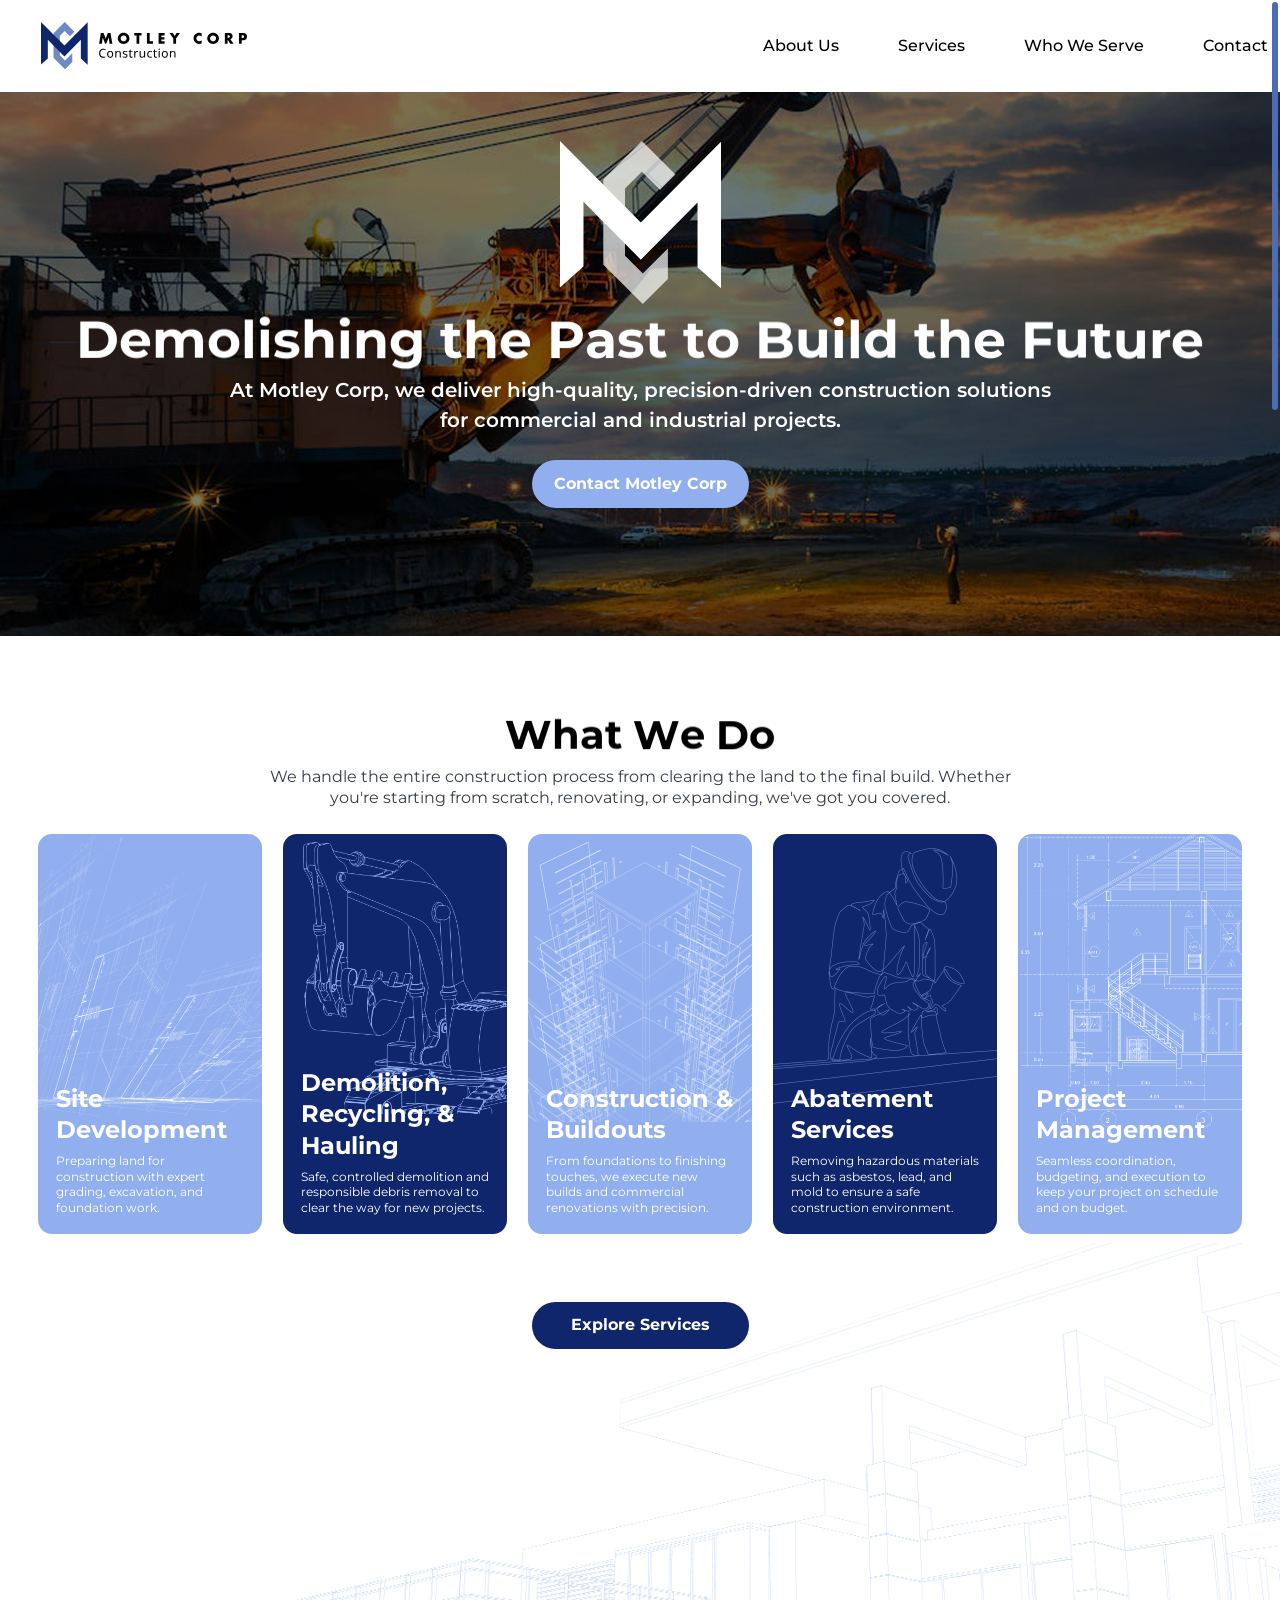
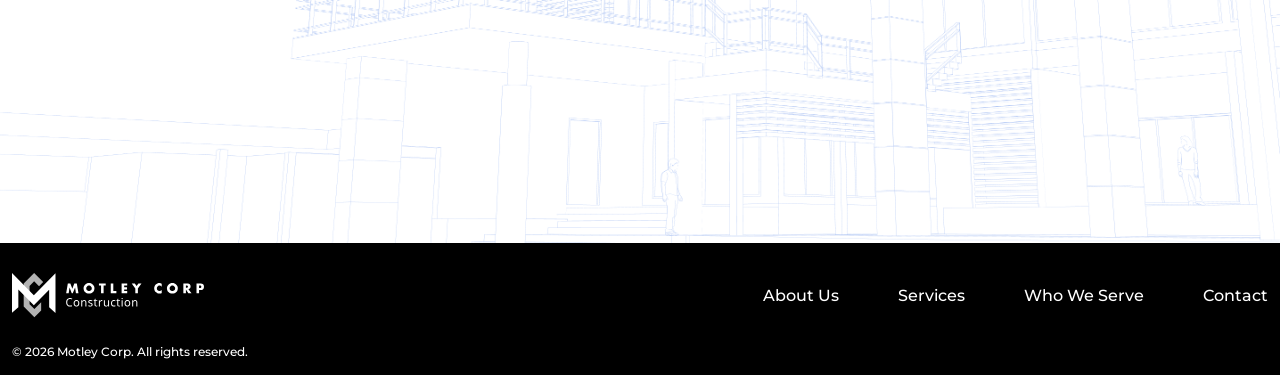
<file: index.html>
<!DOCTYPE html>                                                                                                                                                                    
<html lang="en">
	<head>
		<meta charset="UTF-8">
		<meta name="viewport" content="width=device-width, initial-scale=1.0">
		<title>Home</title>
		<link rel="stylesheet" href="assets/css/bootstrap.min.css">
		<link rel="stylesheet" href="assets/css/overlayscrollbars.min.css">
		<link rel="stylesheet" href="assets/css/main.css">
		<link rel="stylesheet" href="assets/css/responsive.css">
	</head>
	<body data-overlayscrollbars-initialize>
		<!-- Mobile Offcanvas Menu -->                                            
		<div class="offcanvas header-offcanvas offcanvas-end" tabindex="-1" id="offcanvasRight" aria-labelledby="offcanvasRightLabel">
			<div class="offcanvas-shape-img bg-fix" style="background-image: url('assets/images/offcanvas-shape.png');"></div>
			<div class="offcanvas-header justify-content-end">                                                                                                                                                  
				<button type="button" class="btn-close d-flex align-items-center justify-content-center flex-column" data-bs-dismiss="offcanvas" aria-label="Close">
				<span></span>
				<span></span>
				</button>
			</div>
			<div class="offcanvas-body">
				<nav class="mobile-nav">
					<ul>
						<li><a href="about.html">About Us</a></li>
						<li><a href="services.html">Services</a></li>
						<li><a href="serve.html">Who We Serve</a></li>
						<li><a href="contact.html">Contact</a></li>
					</ul>
				</nav>
				<div class="direct-title w-100 mb-2 pb-1">
					<h6 class="mb-0">Direct Contact Information</h6>
				</div>
				<div class="direct-contact-info ms-0">
					<a href="tel:+12054414085" >
						<span>Phone:</span>
						<span>205-441-4085</span>
					</a>
					<br>
					<a href="mailto:info@motleycorp.com">
						<span>Email:</span>
						<span>info@motleycorp.com</span>
					</a>
					<br>
					<address class="mb-0">
						<a href="https://www.google.com/maps/place/2512+16th+St+N,+Birmingham,+AL+35204,+USA"
						target="_blank"
							rel="noopener noreferrer"
							>
							<span>Office:</span>
							<span>2512 16th St N, Birmingham, AL</span>
						</a>
					</address>
				</div>
				
			</div>
		</div>
		<!-- Header Section -->
		<header class="header-area">
			<div class="container">
				<div class="row align-items-center">
					<div class="col-auto">
						<a href="index.html" class="header-logo">
						<img src="assets/images/header-logo.svg" alt="Logo">
						</a>
					</div>
					<div class="col">
						<nav class="main-menu text-end d-none d-lg-block">
							<ul>
								<li><a href="about.html">About Us</a></li>
								<li><a href="services.html">Services</a></li>
								<li><a href="serve.html">Who We Serve</a></li>
								<li><a href="contact.html">Contact</a></li>
							</ul>
						</nav>
						<div class="d-flex justify-content-end d-lg-none">
							<button class="humbarger-btn" type="button" data-bs-toggle="offcanvas" data-bs-target="#offcanvasRight" aria-controls="offcanvasRight" aria-label="Menu">
							<span></span>
							<span></span>
							<span></span>
							</button>
						</div>
					</div>
				</div>
			</div>
		</header>
		<!-- header fix -->
		<div class="header-fix"></div>
		<!-- header fix -->
		<!-- main -->
		<main>
			<!-- banner section start -->
			<section class="banner-area position-relative d-flex align-items-center justify-content-center bg-fix primary-before" style="background-image: url('assets/images/banner/banner-img.jpg');">
				<div class="container position-relative z-2">
					<div class="banner-content-wrapper text-center mx-auto">
						<div class="banner-logo mx-auto mb-3 mb-lg-1 animation-line">
							<img src="assets/images/banner/banner-logo.svg" alt="Motley Corp Logo">
						</div>
						<h1 class="text-white mb-3 mb-md-1 hero-title">Demolishing the Past to Build the Future</h1>
						<div class="banner-inner-content mx-auto mb-p animation-line" animation-dealy="0.3">
							<p>
								At Motley Corp, we deliver high-quality, precision-driven construction solutions
								for commercial and industrial projects.
							</p>
						</div>
						<div class="animation-line" animation-dealy="0.5">
							<a href="#" class="btn-1">Contact Motley Corp</a>
						</div>
					</div>
				</div>
			</section>
			<!-- banner section end -->
			<section class="our-expertise-section position-relative z-3  overflow-hidden">
				<!-- Decorative Background Image -->
				<div class="why-choose-bg-shape position-absolute bg-fix"
					style="background-image: url('assets/images/services/service-bg.png');">
				</div>
				
				<!-- what we do section start -->
				<div class="what-we-do-area position-relative z-3">
					<div class="container">
						<div class="section-title-wrapper text-center mb-p mx-auto">
							<h2 class="mb-2 hero-title">What We Do</h2>
							<div class="animation-line mb-p">
								<p>We handle the entire construction process from clearing the land to the final build. Whether you're starting from scratch, renovating, or expanding, we've got you covered.</p>
							</div>
						</div>
						<div class="services-card-area animation-line" animation-dealy="0.3">
							<div class="row justify-content-center">
								<div class=" col-sm-6 col-md-4 col-lg">
									<div class="service-card position-relative z-3 ">
										<div class="service-card-img service-card-img-1 position-absolute bg-fix"
											style="background-image: url('assets/images/services/services-card-01.png');">
										</div>
										<div class="service-card-content position-relative z-2 text-white">
											<h5 class="text-white">Site Development</h5>
											<p>Preparing land for construction with expert grading, excavation, and foundation work.</p>
										</div>
									</div>
								</div>
								<div class=" col-sm-6 col-md-4 col-lg">
									<div class="service-card position-relative z-3 version-2">
										<div class="service-card-img service-card-img-2 position-absolute bg-fix"
											style="background-image: url('assets/images/services/services-card-02.png');">
										</div>
										<div class="service-card-content position-relative z-2 text-white">
											<h5 class="text-white">Demolition, Recycling, & Hauling</h5>
											<p>Safe, controlled demolition and responsible debris removal to clear the way for new projects.</p>
										</div>
									</div>
								</div>
								<div class=" col-sm-6 col-md-4 col-lg">
									<div class="service-card position-relative z-3 ">
										<div class="service-card-img service-card-img-3 position-absolute bg-fix"
											style="background-image: url('assets/images/services/services-card-03.png');">
										</div>
										<div class="service-card-content position-relative z-2 text-white">
											<h5 class="text-white">Construction & Buildouts</h5>
											<p>From foundations to finishing touches, we execute new builds and commercial renovations with precision.</p>
										</div>
									</div>
								</div>
								<div class=" col-sm-6 col-md-4 col-lg">
									<div class="service-card position-relative z-3 version-2">
										<div class="service-card-img service-card-img-4 position-absolute bg-fix"
											style="background-image: url('assets/images/services/services-card-04.png');">
										</div>
										<div class="service-card-content position-relative z-2 text-white">
											<h5 class="text-white">Abatement Services</h5>
											<p>Removing hazardous materials such as asbestos, lead, and mold to ensure a safe construction environment.</p>
										</div>
									</div>
								</div>
								<div class=" col-sm-6 col-md-4 col-lg">
									<div class="service-card position-relative z-3 ">
										<div class="service-card-img service-card-img-5 position-absolute bg-fix"
											style="background-image: url('assets/images/services/services-card-05.png');">
										</div>
										<div class="service-card-content position-relative z-2 text-white">
											<h5 class="text-white">Project Management</h5>
											<p>Seamless coordination, budgeting, and execution to keep your project on schedule and on budget.</p>
										</div>
									</div>
								</div>
							</div>
						</div>
						<div class="section-bottom-info text-center">
							<a href="#" class="btn-1 version-2">Explore Services</a>
						</div>
					</div>
				</div>
				<!-- what we do section end -->

				<!-- Why Choose Motley Corp section start -->
				<div class="why-choose-area position-relative z-3">
					<div class="container ">
						<div class="row">
							<!-- Left Content -->
							<div class="col col-auto">
								<div class="section-title-wrapper">
									<h2 class="mb-3 hero-title">Why Choose Motley Corp?</h2>
									<div class="animation-line" >
										<p>Your vision. Our expertise. Let's build something great together!</p>
									</div>
									<div class="animation-line" animation-dealy="0.3">
										<a href="#" class="btn-1 version-2 why-choose-btn">Get a Free Quote</a> 
									</div>
								</div>
							</div>
							<!-- Right Side - Icon Cards & Decorative Image -->
							<div class="col">
								<!-- Icon Cards Grid -->
								<div class="why-choose-cards animation-line" animation-dealy="0.3">
									<div class="row">
										<div class="col col-auto">
											<div class="choose-card d-flex align-items-center">
												<div class="choose-card-icon">
													<img src="assets/images/choose-card/card-icon-01.svg" alt="Over ten Years of Experience">
												</div>
												<div class="choose-card-content">
													<h6 class="mb-0">Over ten Years<br>of Experience</h6>
												</div>
											</div>
										</div>
										<div class="col col-auto">
											<div class="choose-card d-flex align-items-center">
												<div class="choose-card-icon version-2">
													<img src="assets/images/choose-card/card-icon-02.svg" alt="Licensed and Insured">
												</div>
												<div class="choose-card-content">
													<h6 class="mb-0">Licensed & Insured</h6>
												</div>
											</div>
										</div>
										<div class="col col-auto">
											<div class="choose-card d-flex align-items-center">
												<div class="choose-card-icon">
													<img src="assets/images/choose-card/card-icon-03.svg" alt="On-Time and On-Budget">
												</div>
												<div class="choose-card-content">
													<h6 class="mb-0">On-Time & On-<br>Budget </h6>
												</div>
											</div>
										</div>
										<div class="col col-auto">
											<div class="choose-card d-flex align-items-center">
												<div class="choose-card-icon version-2">
													<img src="assets/images/choose-card/card-icon-04.svg" alt="Unmatched Customer Service">
												</div>
												<div class="choose-card-content">
													<h6 class="mb-0">Unmatched <br>Customer <br>Service</h6>
												</div>
											</div>
										</div>
										<div class="col col-auto">
											<div class="choose-card d-flex align-items-center">
												<div class="choose-card-icon">
													<img src="assets/images/choose-card/card-icon-05.svg" alt="Commitment to Quality and Safety">
												</div>
												<div class="choose-card-content">
													<h6 class="mb-0">Commitment to<br> Quality & Safety</h6>
												</div>
											</div>
										</div>
									</div>
								</div>
							</div>
						</div>
					</div>
				</div>
				<!-- Why Choose Motley Corp section end -->
			</section>
		</main>
		<!-- main -->
		<!-- footer section start -->
		<footer class="footer-area position-relative z-3 overflow-hidden">
			<div class="container">
				<div class="footer-top">
					<div class="row align-items-center">
						<div class="col col-auto">
							<div class="footer-logo text-center text-md-start mb-4 mb-md-0">
								<a href="index.html">
								<img src="assets/images/footer-logo.svg" alt="Motley Corp Logo">
								</a>
							</div>
						</div>
						<div class="col">
							<div class="footer-links text-center text-md-end">
								<ul class="list-unstyled mb-0">
									<li><a href="#">About Us</a></li>
									<li><a href="#">Services</a></li>
									<li><a href="#">Who We Serve</a></li>
									<li><a href="#">Contact</a></li>
								</ul>
							</div>
						</div>
					</div>
				</div>
				<div class="footer-bottom mb-p text-center text-md-start">
					<p>&copy; 2026 Motley Corp. All rights reserved.</p>
				</div>
			</div>
		</footer>
		<!-- footer section end -->
		<!-- js -->
		<script src="assets/js/jquery.min.js"></script>
		<script src="assets/js/bootstrap.bundle.min.js"></script>
		<script src="assets/js/scrollTrigger.min.js"></script>
		<script src="assets/js/gsap-split-text.js"></script>
		<script src="assets/js/gsap.min.js"></script>
		<script src="assets/js/overlayscrollbars.min.js"></script>
		<script src="assets/js/lenis.min.js"></script>
		<script src="assets/js/main.js"></script>
	</body>
</html>
</file>
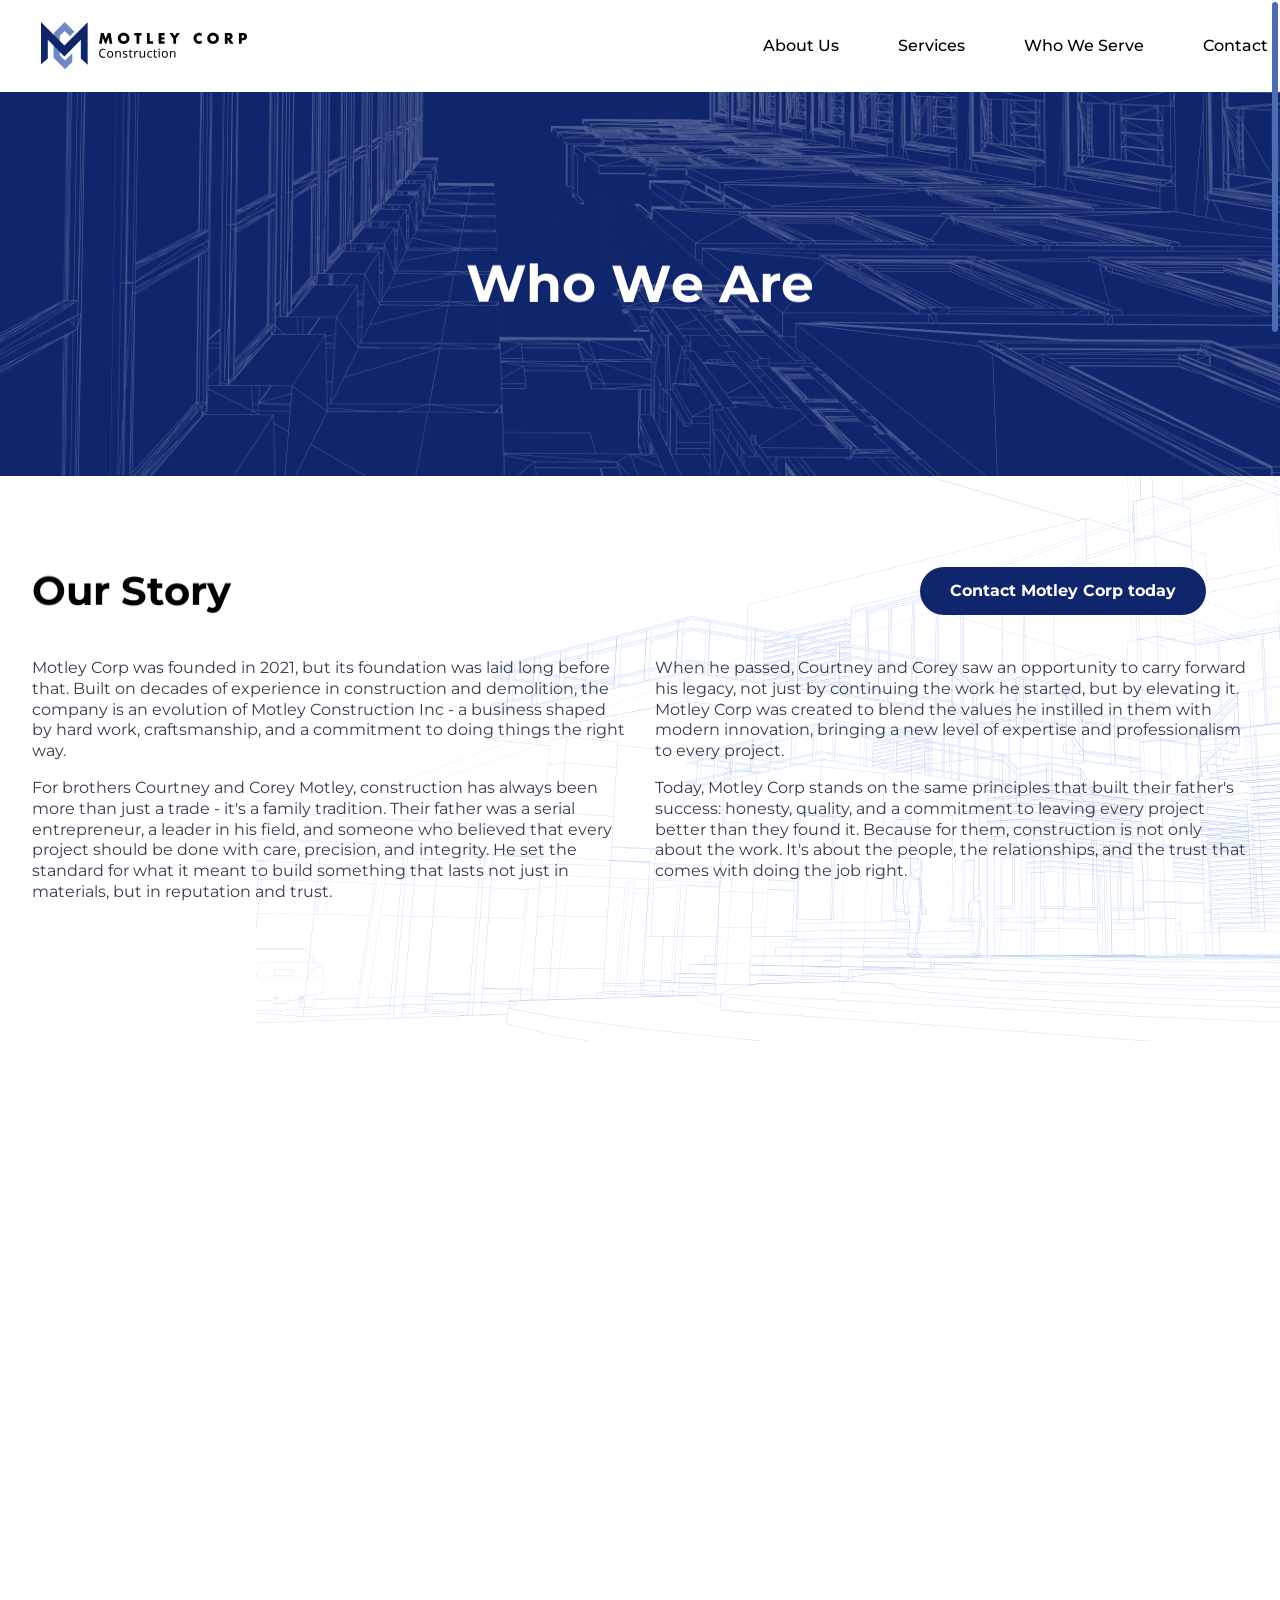
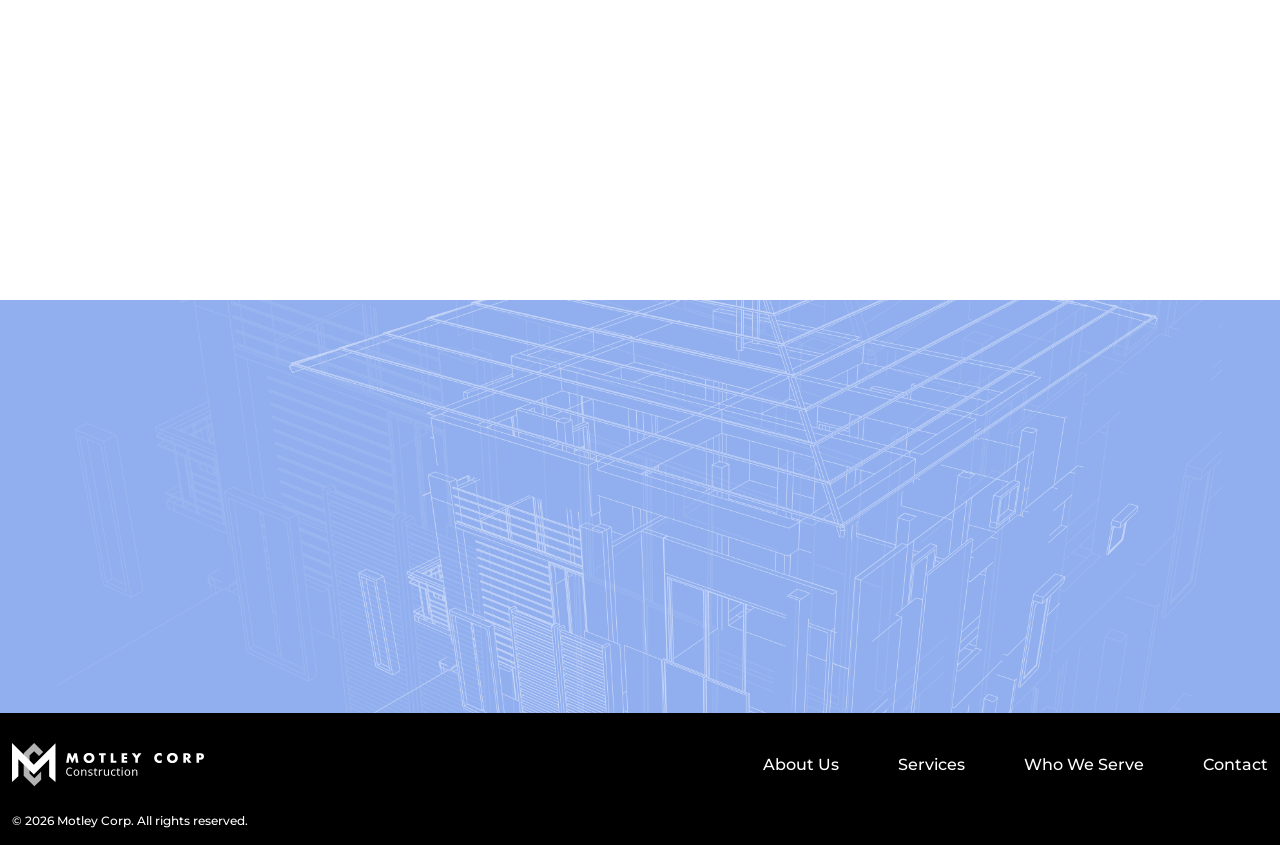
<file: about.html>
<!DOCTYPE html>                                                                                                                                                                    
<html lang="en">
	<head>
		<meta charset="UTF-8">
		<meta name="viewport" content="width=device-width, initial-scale=1.0">
		<title>About</title>
		<link rel="stylesheet" href="assets/css/bootstrap.min.css">
		<link rel="stylesheet" href="assets/css/overlayscrollbars.min.css">
		<link rel="stylesheet" href="assets/css/main.css">
		<link rel="stylesheet" href="assets/css/responsive.css">
	</head>
	<body data-overlayscrollbars-initialize>
		<!-- Mobile Offcanvas Menu -->                                            
		<div class="offcanvas header-offcanvas offcanvas-end" tabindex="-1" id="offcanvasRight" aria-labelledby="offcanvasRightLabel">
			<div class="offcanvas-shape-img bg-fix" style="background-image: url('assets/images/offcanvas-shape.png');"></div>
			<div class="offcanvas-header justify-content-end">                                                                                                                                                  
				<button type="button" class="btn-close d-flex align-items-center justify-content-center flex-column" data-bs-dismiss="offcanvas" aria-label="Close">
				<span></span>
				<span></span>
				</button>
			</div>
			<div class="offcanvas-body">
				<nav class="mobile-nav">
					<ul>
						<li><a href="about.html">About Us</a></li>
						<li><a href="services.html">Services</a></li>
						<li><a href="serve.html">Who We Serve</a></li>
						<li><a href="contact.html">Contact</a></li>
					</ul>
				</nav>
				<div class="direct-title w-100 mb-2 pb-1">
					<h6 class="mb-0">Direct Contact Information</h6>
				</div>
				<div class="direct-contact-info ms-0">
					<a href="tel:+12054414085">
						<span>Phone:</span>
						<span>205-441-4085</span>
					</a>
					<br>
					<a href="mailto:info@motleycorp.com">
						<span>Email:</span>
						<span>info@motleycorp.com</span>
					</a>
					<br>
					<address class="mb-0">
						<a href="https://www.google.com/maps/place/2512+16th+St+N,+Birmingham,+AL+35204,+USA"
						target="_blank"
							rel="noopener noreferrer">
							<span>Office:</span>
							<span>2512 16th St N, Birmingham, AL</span>
						</a>
					</address>
				</div>
				
			</div>
		</div>
		<!-- Header Section -->
		<header class="header-area">
			<div class="container">
				<div class="row align-items-center">
					<div class="col-auto">
						<a href="index.html" class="header-logo">
						<img src="assets/images/header-logo.svg" alt="Logo">
						</a>
					</div>
					<div class="col">
						<nav class="main-menu text-end d-none d-lg-block">
							<ul>
								<li><a href="about.html">About Us</a></li>
								<li><a href="services.html">Services</a></li>
								<li><a href="serve.html">Who We Serve</a></li>
								<li><a href="contact.html">Contact</a></li>
							</ul>
						</nav>
						<div class="d-flex justify-content-end d-lg-none">
							<button class="humbarger-btn" type="button" data-bs-toggle="offcanvas" data-bs-target="#offcanvasRight" aria-controls="offcanvasRight" aria-label="Menu">
							<span></span>
							<span></span>
							<span></span>
							</button>
						</div>
					</div>
				</div>
			</div>
		</header>
		<!-- header fix -->
		<div class="header-fix"></div>
		<!-- header fix -->
		<!-- main -->
		<main>
			<!-- banner section start -->
			<section class="banner-area position-relative d-flex align-items-center justify-content-center secondary-banner banner-area-about">
				<div class="banner-shape-img bg-fix position-absolute top-0 start-0 h-100 w-100 z-2" style="background-image: url('assets/images/banner/about-banner-shape.png');"></div>
				<div class="container position-relative z-3">
					<div class="banner-content-wrapper text-center mx-auto">
						<h1 class="text-white hero-title mb-0">Who We Are</h1>
					</div>
				</div>
			</section>
			<!-- banner section end -->

			<!-- about container section start -->
			<section class="about-container-section position-relative z-3 overflow-hidden">
				<div class="our-story-shape bg-fix position-absolute" style="background-image: url('assets/images/about/our-story-shape-02.png');"></div>
				<!-- our story -->
				<div class="our-story-area">
					<div class="container">
							<div class="section-title-wrapper">
								<div class="row align-items-center gy-3">
									<div class="col-md-6">
										<h2 class="mb-0 hero-title">Our Story</h2>
									</div>
									<div class="col-md-6 ">
										<div class="animation-line text-md-end">
											<a href="#" class="btn-1 version-2">Contact Motley Corp today</a>
										</div>
										
									</div>
								</div>
							</div>
							<div class="our-story-des">
								<div class="row gy-3">
									<div class="col-md-6">
										<div class="animation-line mb-p" animation-dealy="0.3">
											<p>
											Motley Corp was founded in 2021, but its foundation was laid long before that. Built on decades of experience in construction and demolition, the company is an evolution of Motley Construction Inc - a business shaped by hard work, craftsmanship, and a commitment to doing things the right way.
											</p>
											<p>
											For brothers Courtney and Corey Motley, construction has always been more than just a trade - it's a family tradition. Their father was a serial entrepreneur, a leader in his field, and someone who believed that every project should be done with care, precision, and integrity. He set the standard for what it meant to build something that lasts not just in materials, but in reputation and trust.
											</p>
										</div>
		
									</div>
									<div class="col-md-6 mb-p">
										<div class="animation-line mb-p" animation-dealy="0.3">
											<p>
											When he passed, Courtney and Corey saw an opportunity to carry forward his legacy, not just by continuing the work he started, but by elevating it. Motley Corp was created to blend the values he instilled in them with modern innovation, bringing a new level of expertise and professionalism to every project.
											</p>
											<p>
											Today, Motley Corp stands on the same principles that built their father's success: honesty, quality, and a commitment to leaving every project better than they found it. Because for them, construction is not only about the work. It's about the people, the relationships, and the trust that comes with doing the job right.
											</p>
										</div>
									</div>
								</div>
							</div>

					</div>
				</div>
				<!-- values section -->
				<div class="values-section">
					<div class="container">
						<h2 class="hero-title mb-0 text-center">Our Values</h2>

						<div class="value-card-wrapper animation-line" animation-dealy="0.3">
							<div class="row gy-4">
								<div class="col col-auto">
									<div class="value-card d-flex mb-p">
										<div class="icon-box rounded-circle mx-auto ms-sm-0 me-sm-auto d-flex align-items-center justify-content-center primary-bg">
											<img src="assets/images/value-card/value-icon-01.svg" alt="Integrity">
										</div>
										<div class="value-inner-card">
											<h5>Integrity</h5>
											<p>
												We believe in transparent communication,<br> honesty, and accountability at every stage.
											</p>
										</div>
									</div>
								</div>
								<div class="col col-auto">
									<div class="value-card d-flex mb-p">
										<div class="icon-box rounded-circle mx-auto ms-sm-0 me-sm-auto d-flex align-items-center justify-content-center">
											<img src="assets/images/value-card/value-icon-02.svg" alt="Integrity">
										</div>
										<div class="value-inner-card">
											<h5>Quality Craftsmanship</h5>
											<p>
												Excellence is at the core of everything we do.
											</p>
										</div>
									</div>
								</div>
								<div class="col col-auto">
									<div class="value-card d-flex mb-p">
										<div class="icon-box rounded-circle mx-auto ms-sm-0 me-sm-auto d-flex align-items-center justify-content-center primary-bg">
											<img src="assets/images/value-card/value-icon-03.svg" alt="Integrity">
										</div>
										<div class="value-inner-card">
											<h5>Safety & Sustainability</h5>
											<p>
												We minimize environmental impact and<br> ensure safe working conditions for every <br>project.
											</p>
										</div>
									</div>
								</div>
							</div>
						</div>

					</div>
				</div>
				<!-- our mission section -->
				<section class="mission-section">
						<div class="container">
							<div class="row align-items-center gx-0 gy-4">
								<div class="col">
									<div class="mission-img animation-line">
										<img src="assets/images/mission/mission-img.jpg" alt="Our Mission">
									</div>
								</div>
								
								<div class="col">
									<div class="mission-content">
										<h2 class="hero-title mb-1">Our Mission</h2>
										<div class="animation-line mb-p" animation-dealy="0.3">
											<p>
											Motley Corp is built on grit, determination, and a commitment to doing things the right way - values we carry into every project we take on. At Motley Corp, we believe construction is more than just brick and steel; it's about creating opportunity, preserving legacies, and strengthening communities. We combine time-tested techniques with modern efficiency to ensure every project is completed with integrity, precision, and pride. From demolition to development, we're here to shape the future - one build at a time.
										</p>
										</div>
									</div>
								</div>
							</div>
						</div>
					</section>
			</section>
			<!-- about container section end -->

			<!-- banner section start -->
			<section class="banner-area position-relative d-flex align-items-center justify-content-center secondary-banner  thirdary-banner overflow-hidden">
				<div class="banner-shape-img bg-fix position-absolute  z-2" style="background-image: url('assets/images/banner/cta-bottom-img.png');"></div>
				<div class="container position-relative z-3">
					<div class="banner-content-wrapper text-center mx-auto">
						<div class="banner-logo mx-auto mb-3 animation-line">
							<img src="assets/images/banner/banner-logo.svg" alt="Motley Corp Logo">
						</div>
						<h2 class="text-white hero-title mb-0">Demolishing the Past to Build the Future</h2>
					</div>
				</div>
			</section>
			<!-- banner section end -->
		</main>
		<!-- main -->
		<!-- footer section start -->
		<footer class="footer-area z-3 overflow-hidden">
			<div class="container">
				<div class="footer-top">
					<div class="row align-items-center">
						<div class="col col-auto">
							<div class="footer-logo text-center text-md-start mb-4 mb-md-0">
								<a href="index.html">
								<img src="assets/images/footer-logo.svg" alt="Motley Corp Logo">
								</a>
							</div>
						</div>
						<div class="col">
							<div class="footer-links text-center text-md-end">
								<ul class="list-unstyled mb-0">
									<li><a href="#">About Us</a></li>
									<li><a href="#">Services</a></li>
									<li><a href="#">Who We Serve</a></li>
									<li><a href="#">Contact</a></li>
								</ul>
							</div>
						</div>
					</div>
				</div>
				<div class="footer-bottom mb-p text-center text-md-start">
					<p>&copy; 2026 Motley Corp. All rights reserved.</p>
				</div>
			</div>
		</footer>
		<!-- footer section end -->
		<!-- js -->
		<script src="assets/js/jquery.min.js"></script>
		<script src="assets/js/bootstrap.bundle.min.js"></script>
		<script src="assets/js/scrollTrigger.min.js"></script>
		<script src="assets/js/gsap-split-text.js"></script>
		<script src="assets/js/gsap.min.js"></script>
		<script src="assets/js/overlayscrollbars.min.js"></script>
		<script src="assets/js/lenis.min.js"></script>
		<script src="assets/js/main.js"></script>
	</body>
</html>
</file>
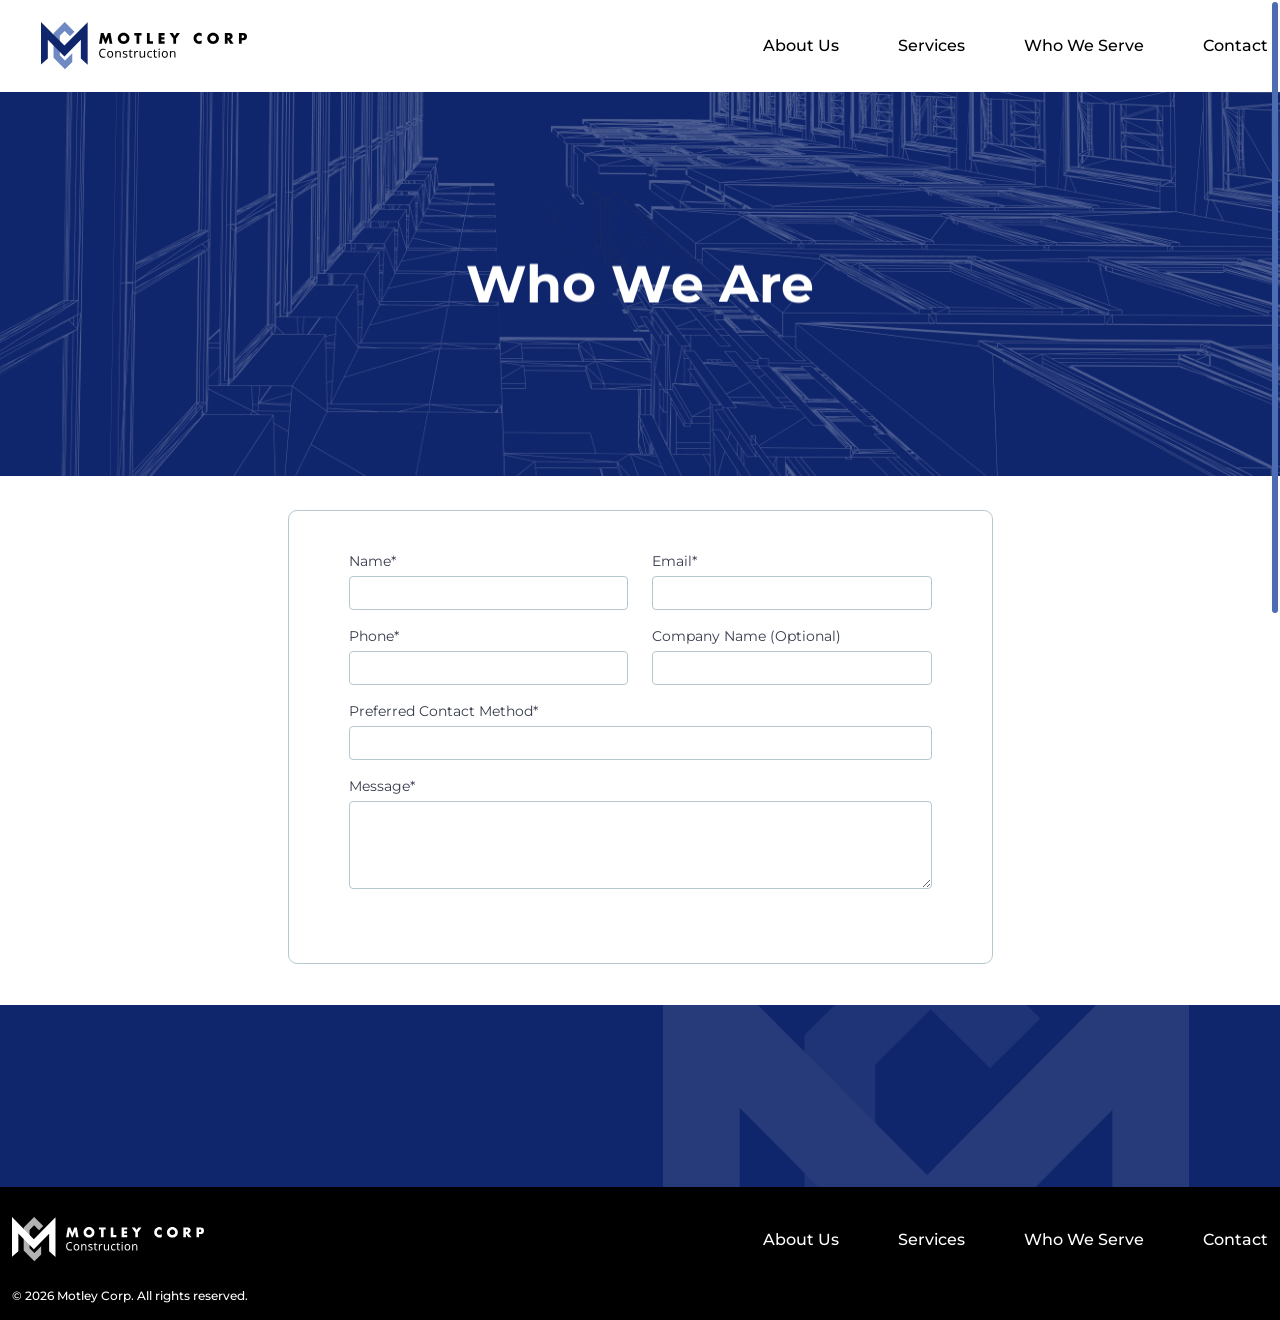
<file: contact.html>
<!DOCTYPE html>                                                                                                                                                                    
<html lang="en">
	<head>
		<meta charset="UTF-8">
		<meta name="viewport" content="width=device-width, initial-scale=1.0">
		<title>About</title>
		<link rel="stylesheet" href="assets/css/bootstrap.min.css">
		<link rel="stylesheet" href="assets/css/overlayscrollbars.min.css">
		<link rel="stylesheet" href="assets/css/main.css">
		<link rel="stylesheet" href="assets/css/responsive.css">
	</head>
	<body data-overlayscrollbars-initialize>
		<!-- Mobile Offcanvas Menu -->                                            
		<div class="offcanvas header-offcanvas offcanvas-end" tabindex="-1" id="offcanvasRight" aria-labelledby="offcanvasRightLabel">
			<div class="offcanvas-shape-img bg-fix" style="background-image: url('assets/images/offcanvas-shape.png');"></div>
			<div class="offcanvas-header justify-content-end">                                                                                                                                                  
				<button type="button" class="btn-close d-flex align-items-center justify-content-center flex-column" data-bs-dismiss="offcanvas" aria-label="Close">
				<span></span>
				<span></span>
				</button>
			</div>
			<div class="offcanvas-body">
				<nav class="mobile-nav">
					<ul>
						<li><a href="about.html">About Us</a></li>
						<li><a href="services.html">Services</a></li>
						<li><a href="serve.html">Who We Serve</a></li>
						<li><a href="contact.html">Contact</a></li>
					</ul>
				</nav>
				<div class="direct-title w-100 mb-2 pb-1">
					<h6 class="mb-0">Direct Contact Information</h6>
				</div>
				<div class="direct-contact-info ms-0">
					<a href="tel:+12054414085">
						<span>Phone:</span>
						<span>205-441-4085</span>
					</a>
					<br>
					<a href="mailto:info@motleycorp.com" >
						<span>Email:</span>
						<span>info@motleycorp.com</span>
					</a>
					<br>
					<address class="mb-0">
						<a href="https://www.google.com/maps/place/2512+16th+St+N,+Birmingham,+AL+35204,+USA"
						target="_blank"
							rel="noopener noreferrer"
							>
							<span>Office:</span>
							<span>2512 16th St N, Birmingham, AL</span>
						</a>
					</address>
				</div>
				
			</div>
		</div>
		<!-- Header Section -->
		<header class="header-area">
			<div class="container">
				<div class="row align-items-center">
					<div class="col-auto">
						<a href="index.html" class="header-logo">
						<img src="assets/images/header-logo.svg" alt="Logo">
						</a>
					</div>
					<div class="col">
						<nav class="main-menu text-end d-none d-lg-block">
							<ul>
								<li><a href="about.html">About Us</a></li>
								<li><a href="services.html">Services</a></li>
								<li><a href="serve.html">Who We Serve</a></li>
								<li><a href="contact.html">Contact</a></li>
							</ul>
						</nav>
						<div class="d-flex justify-content-end d-lg-none">
							<button class="humbarger-btn" type="button" data-bs-toggle="offcanvas" data-bs-target="#offcanvasRight" aria-controls="offcanvasRight" aria-label="Menu">
							<span></span>
							<span></span>
							<span></span>
							</button>
						</div>
					</div>
				</div>
			</div>
		</header>
		<!-- header fix -->
		<div class="header-fix"></div>
		<!-- header fix -->
		<!-- main -->
		<main>
			<!-- banner section start -->
			<section class="banner-area position-relative d-flex align-items-center justify-content-center secondary-banner banner-area-about">
				<div class="banner-shape-img bg-fix position-absolute top-0 start-0 h-100 w-100 z-2" style="background-image: url('assets/images/banner/about-banner-shape.png');"></div>
				<div class="container position-relative z-3">
					<div class="banner-content-wrapper text-center mx-auto">
						<h1 class="text-white hero-title mb-0">Who We Are</h1>
					</div>
				</div>
			</section>
			<!-- banner section end -->

			<!-- contact form section start -->
			<section class="contact-area">
				<div class="container">
					<div class="contact-wrapper mx-auto animation-line">
						<form action="#">
							<div class="row">
								<div class="col-md-6">
									<div class="contact-info">
										<label for="name">Name*</label>
										<input  type="text" id="name">
									</div>
								</div>
								
								<div class="col-md-6">
									<div class="contact-info">
										<label for="email">Email*</label>
										<input  type="email" id="email">
									</div>
								</div>

								<div class="col-md-6">
									<div class="contact-info">
										<label for="phone">Phone*</label>
										<input type="tel" id="phone">
									</div>
								</div>

								<div class="col-md-6">
									<div class="contact-info">
										<label for="company">Company Name (Optional)</label>
										<input type="text" id="company">
									</div>

								</div>

								<div class="col-12">
									<div class="contact-info">
										<label for="contact-method">Preferred Contact Method*</label>
										<input type="text" id="contact-method">
									</div>
									
								</div>
								<div class="col-12">
									<div class="contact-info">
										<label for="message">Message*</label>
										<textarea  id="message" rows="5"></textarea>
									</div>
									
								</div>
							</div>
						</form>
					</div>

				</div>
			</section>
			<!-- contact form section end -->

			<!-- direct section start -->

			<section class="direct-area position-relative z-1 primary-bg overflow-hidden">
				<div class="direact-shpae-img bg-fix" style="background-image: url('assets/images/direct/direct-shape.png');"></div>
				<div class="container">
					<div class="row gy-2">
						<div class="col-sm-6">
							<div class="direct-title text-center text-sm-start">
								<h4 class="mb-0 text-white hero-title">Direct Contact <br> Information</h4>
							</div>
						</div>
						
						<div class="col-sm-6">
							<div class="direct-contact-info text-center text-sm-start animation-line">
								<a href="tel:+12054414085">
									<span>Phone:</span>
									<span>205-441-4085</span>
								</a><br>

								<a href="mailto:info@motleycorp.com">
									<span>Email:</span>
									<span>info@motleycorp.com</span>
								</a>
								<br>
								<address class="mb-0">
									<a href="https://www.google.com/maps/place/2512+16th+St+N,+Birmingham,+AL+35204,+USA"
									target="_blank"
										rel="noopener noreferrer">
										<span>Office:</span>
										<span>2512 16th St N, Birmingham, AL</span>
									</a>
								</address>
							</div>
						</div>
					</div>
				</div>
			</section>
			<!-- direct section end -->

		</main>
		<!-- main -->
		<!-- footer section start -->
		<footer class="footer-area z-3 overflow-hidden">
			<div class="container">
				<div class="footer-top">
					<div class="row align-items-center">
						<div class="col col-auto">
							<div class="footer-logo text-center text-md-start mb-4 mb-md-0">
								<a href="index.html">
								<img src="assets/images/footer-logo.svg" alt="Motley Corp Logo">
								</a>
							</div>
						</div>
						<div class="col">
							<div class="footer-links text-center text-md-end">
								<ul class="list-unstyled mb-0">
									<li><a href="#">About Us</a></li>
									<li><a href="#">Services</a></li>
									<li><a href="#">Who We Serve</a></li>
									<li><a href="#">Contact</a></li>
								</ul>
							</div>
						</div>
					</div>
				</div>
				<div class="footer-bottom mb-p text-center text-md-start">
					<p>&copy; 2026 Motley Corp. All rights reserved.</p>
				</div>
			</div>
		</footer>
		<!-- footer section end -->
		<!-- js -->
		<script src="assets/js/jquery.min.js"></script>
		<script src="assets/js/bootstrap.bundle.min.js"></script>
		<script src="assets/js/scrollTrigger.min.js"></script>
		<script src="assets/js/gsap-split-text.js"></script>
		<script src="assets/js/gsap.min.js"></script>
		<script src="assets/js/overlayscrollbars.min.js"></script>
		<script src="assets/js/lenis.min.js"></script>
		<script src="assets/js/main.js"></script>
	</body>
</html>
</file>
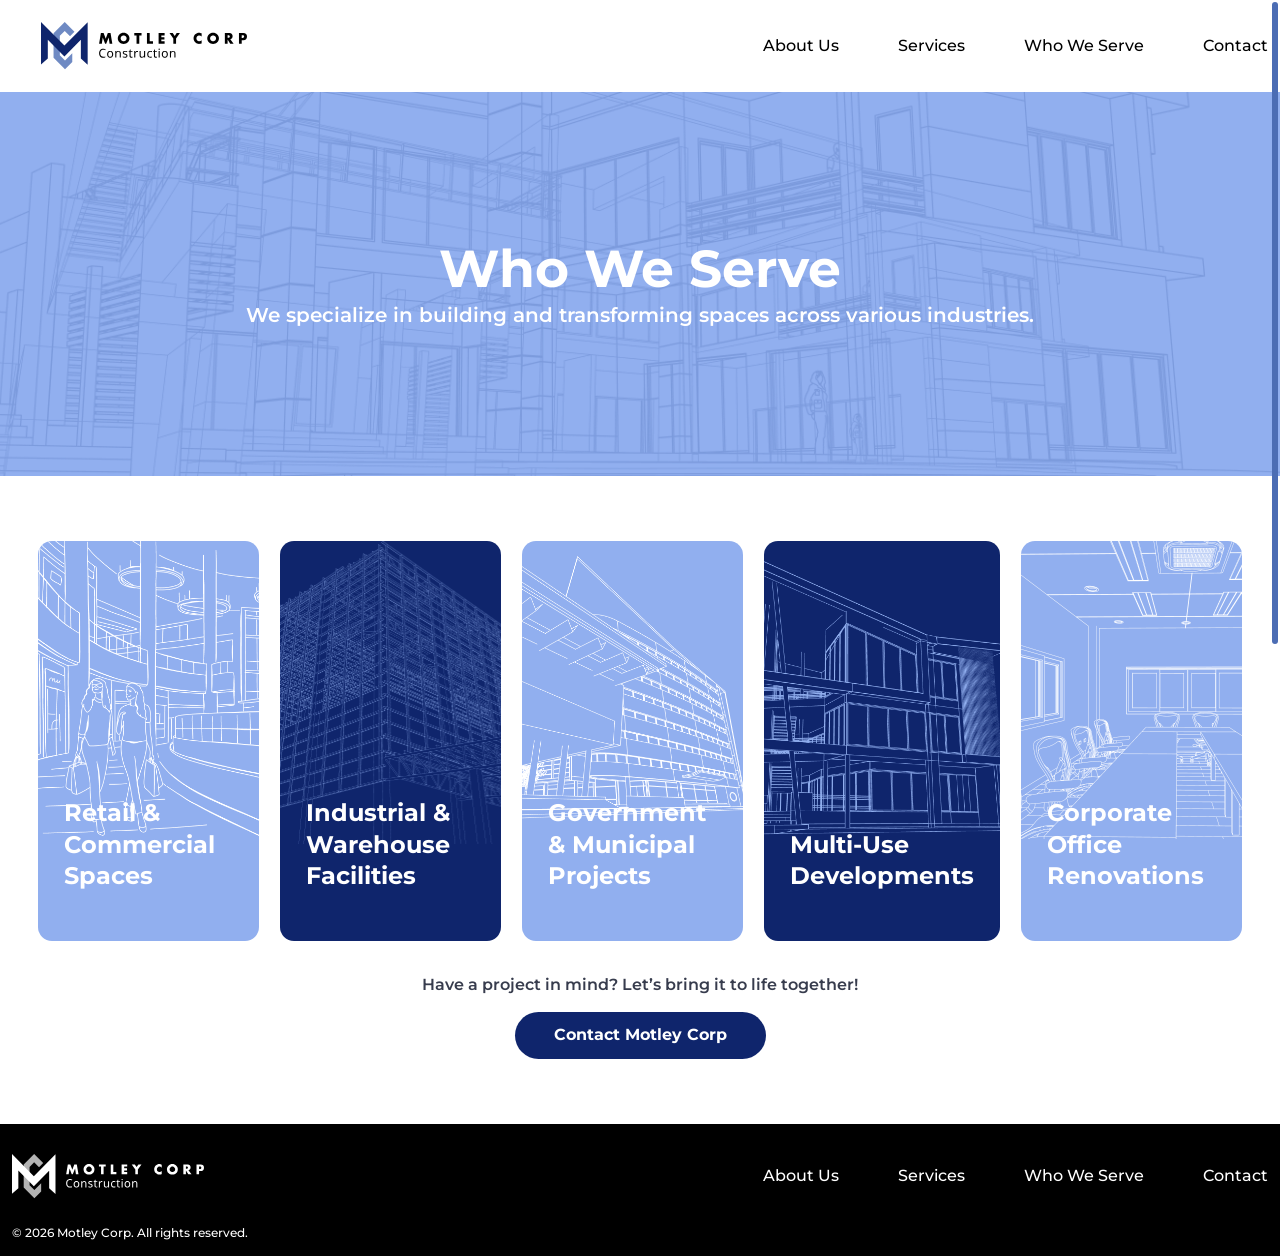
<file: serve.html>
<!DOCTYPE html>                                                                                                                                                                    
<html lang="en">
	<head>
		<meta charset="UTF-8">
		<meta name="viewport" content="width=device-width, initial-scale=1.0">
		<title>Serve</title>
		<link rel="stylesheet" href="assets/css/bootstrap.min.css">
		<link rel="stylesheet" href="assets/css/overlayscrollbars.min.css">
		<link rel="stylesheet" href="assets/css/main.css">
		<link rel="stylesheet" href="assets/css/responsive.css">
	</head>
	<body data-overlayscrollbars-initialize>
		<!-- Mobile Offcanvas Menu -->                                            
		<div class="offcanvas header-offcanvas offcanvas-end" tabindex="-1" id="offcanvasRight" aria-labelledby="offcanvasRightLabel">
			<div class="offcanvas-shape-img bg-fix" style="background-image: url('assets/images/offcanvas-shape.png');"></div>
			<div class="offcanvas-header justify-content-end">                                                                                                                                                  
				<button type="button" class="btn-close d-flex align-items-center justify-content-center flex-column" data-bs-dismiss="offcanvas" aria-label="Close">
				<span></span>
				<span></span>
				</button>
			</div>
			<div class="offcanvas-body">
				<nav class="mobile-nav">
					<ul>
						<li><a href="about.html">About Us</a></li>
						<li><a href="services.html">Services</a></li>
						<li><a href="serve.html">Who We Serve</a></li>
						<li><a href="contact.html">Contact</a></li>
					</ul>
				</nav>
				<div class="direct-title w-100 mb-2 pb-1">
					<h6 class="mb-0">Direct Contact Information</h6>
				</div>
				<div class="direct-contact-info ms-0">
					<a href="tel:+12054414085" >
						<span>Phone:</span>
						<span>205-441-4085</span>
					</a>
					<br>
					<a href="mailto:info@motleycorp.com" >
						<span>Email:</span>
						<span>info@motleycorp.com</span>
					</a>
					<br>
					<address class="mb-0">
						<a href="https://www.google.com/maps/place/2512+16th+St+N,+Birmingham,+AL+35204,+USA"
						target="_blank"
							rel="noopener noreferrer"
							>
							<span>Office:</span>
							<span>2512 16th St N, Birmingham, AL</span>
						</a>
					</address>
				</div>
				
			</div>
		</div>
		<!-- Header Section -->
		<header class="header-area">
			<div class="container">
				<div class="row align-items-center">
					<div class="col-auto">
						<a href="index.html" class="header-logo">
						<img src="assets/images/header-logo.svg" alt="Logo">
						</a>
					</div>
					<div class="col">
						<nav class="main-menu text-end d-none d-lg-block">
							<ul>
								<li><a href="about.html">About Us</a></li>
								<li><a href="services.html">Services</a></li>
								<li><a href="serve.html">Who We Serve</a></li>
								<li><a href="contact.html">Contact</a></li>
							</ul>
						</nav>
						<div class="d-flex justify-content-end d-lg-none">
							<button class="humbarger-btn" type="button" data-bs-toggle="offcanvas" data-bs-target="#offcanvasRight" aria-controls="offcanvasRight" aria-label="Menu">
							<span></span>
							<span></span>
							<span></span>
							</button>
						</div>
					</div>
				</div>
			</div>
		</header>
		<!-- header fix -->
		<div class="header-fix"></div>
		<!-- header fix -->

		<!-- main -->
		<main>
			<!-- banner section start -->
			<section class="banner-area position-relative d-flex align-items-center justify-content-center secondary-banner banner-area-serve overflow-hidden">
				<div class="banner-shape-img bg-fix position-absolute top-0 start-0 h-100 w-100 z-2" style="background-image: url('assets/images/banner/serve-banner-shape.png');"></div>
				<div class="container position-relative z-3">
					<div class="banner-content-wrapper text-center mx-auto">
						<h1 class="text-white mb-0">Who We Serve</h1>
						<div class="animation-line mb-p">
							<p>We specialize in building and transforming spaces across various industries.</p>
						</div>
					</div>
				</div>
			</section>
			<!-- banner section end -->

            <!-- what we do section start -->
			<div class="what-we-do-area position-relative z-3 serve-do-area">
				<div class="container">
					<div class="services-card-area animation-line">
						<div class="row justify-content-center">
							<div class="col-sm-6 col-md-4 col-lg">
								<div class="service-card position-relative z-3">
									<div class="service-card-img service-card-img-6 position-absolute bg-fix"
										style="background-image: url('assets/images/services/services-card-06.png');">
									</div>
									<div class="service-card-content position-relative z-2 text-white">
										<h5 class="text-white mb-0">Retail & Commercial Spaces</h5>
									</div>
								</div>
							</div>

							<div class="col-sm-6 col-md-4 col-lg">
								<div class="service-card position-relative z-3 version-2">
									<div class="service-card-img service-card-img-7 position-absolute bg-fix"
										style="background-image: url('assets/images/services/services-card-07.png');">
									</div>
									<div class="service-card-content position-relative z-2 text-white">
										<h5 class="text-white mb-0">Industrial & Warehouse Facilities</h5>
									</div>
								</div>
							</div>

							<div class="col-sm-6 col-md-4 col-lg">
								<div class="service-card position-relative z-3 ">
									<div class="service-card-img position-absolute bg-fix"
										style="background-image: url('assets/images/services/services-card-08.png');">
									</div>
									<div class="service-card-content position-relative z-2 text-white">
										<h5 class="text-white mb-0">Government & Municipal Projects</h5>
									</div>
								</div>
							</div>

							<div class="col-sm-6 col-md-4 col-lg">
								<div class="service-card position-relative z-3 version-2">
									<div class="service-card-img service-card-img-9 position-absolute bg-fix"
										style="background-image: url('assets/images/services/services-card-09.png');">
									</div>
									<div class="service-card-content position-relative z-2 text-white">
										<h5 class="text-white mb-0">Multi-Use Developments</h5>
									</div>
								</div>
							</div>

							<div class="col-sm-6 col-md-4 col-lg">
								<div class="service-card position-relative z-3">
									<div class="service-card-img service-card-img-10 position-absolute bg-fix"
										style="background-image: url('assets/images/services/services-card-10.png');">
									</div>
									<div class="service-card-content position-relative z-2 text-white">
										<h5 class="text-white mb-0">Corporate Office Renovations</h5>
									</div>
								</div>
							</div>
						</div>
					</div>
					
					<div class="section-bottom-info text-center">
						<p>Have a project in mind? Let’s bring it to life together!</p>
						<a href="#" class="btn-1 version-2">Contact Motley Corp</a>
					</div>
				</div>
			</div>
            <!-- what we do section end -->

	



		</main>
		<!-- main -->

		<!-- footer section start -->
		<footer class="footer-area z-3 overflow-hidden">
			<div class="container">
				<div class="footer-top">
					<div class="row align-items-center">
						<div class="col col-auto">
							<div class="footer-logo text-center text-md-start mb-4 mb-md-0">
								<a href="index.html">
								<img src="assets/images/footer-logo.svg" alt="Motley Corp Logo">
								</a>
							</div>
						</div>
						<div class="col">
							<div class="footer-links text-center text-md-end">
								<ul class="list-unstyled mb-0">
									<li><a href="#">About Us</a></li>
									<li><a href="#">Services</a></li>
									<li><a href="#">Who We Serve</a></li>
									<li><a href="#">Contact</a></li>
								</ul>
							</div>
						</div>
					</div>
				</div>
				<div class="footer-bottom mb-p text-center text-md-start">
					<p>&copy; 2026 Motley Corp. All rights reserved.</p>
				</div>
			</div>
		</footer>
		<!-- footer section end -->
		<!-- js -->
		<script src="assets/js/jquery.min.js"></script>
		<script src="assets/js/bootstrap.bundle.min.js"></script>
		<script src="assets/js/scrollTrigger.min.js"></script>
		<script src="assets/js/gsap-split-text.js"></script>
		<script src="assets/js/gsap.min.js"></script>
		<script src="assets/js/overlayscrollbars.min.js"></script>
		<script src="assets/js/lenis.min.js"></script>
		<script src="assets/js/main.js"></script>
	</body>
</html>
</file>
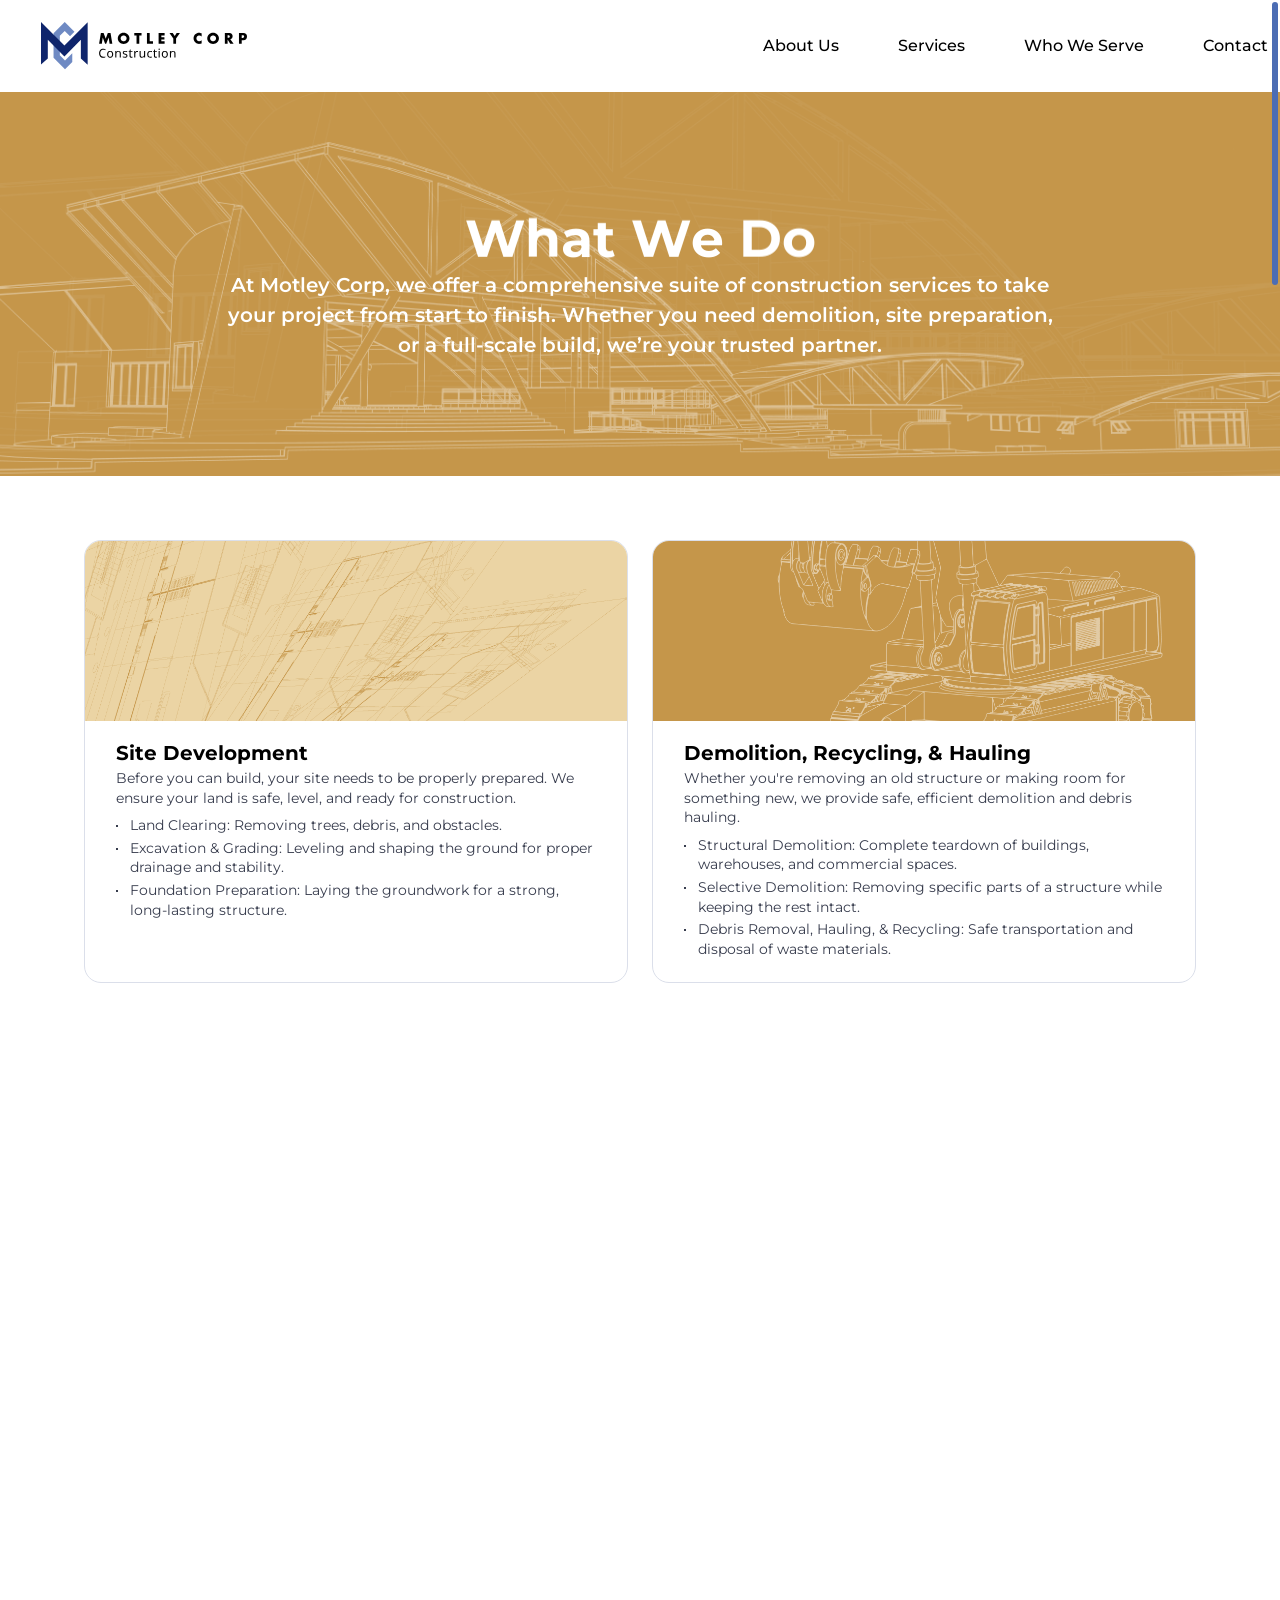
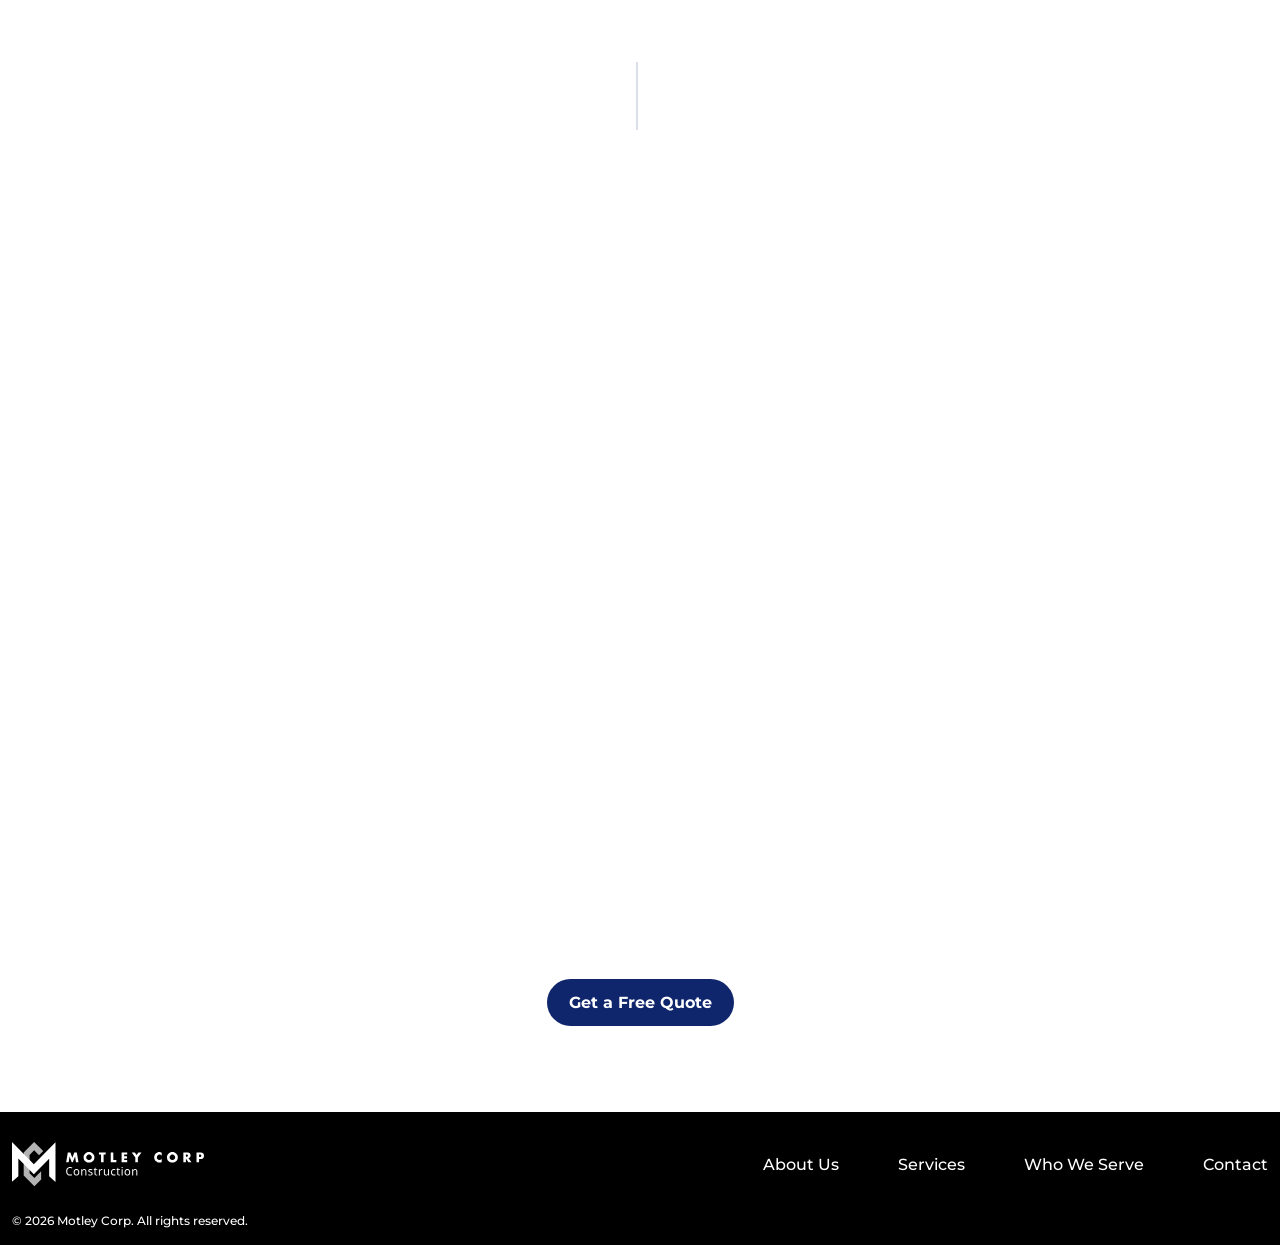
<file: services.html>
<!DOCTYPE html>                                                                                                                                                                    
<html lang="en">
	<head>
		<meta charset="UTF-8">
		<meta name="viewport" content="width=device-width, initial-scale=1.0">
		<title>Services</title>
		<link rel="stylesheet" href="assets/css/bootstrap.min.css">
		<link rel="stylesheet" href="assets/css/overlayscrollbars.min.css">
		<link rel="stylesheet" href="assets/css/main.css">
		<link rel="stylesheet" href="assets/css/responsive.css">
	</head>
	<body data-overlayscrollbars-initialize>
		<!-- Mobile Offcanvas Menu -->                                            
		<div class="offcanvas header-offcanvas offcanvas-end" tabindex="-1" id="offcanvasRight" aria-labelledby="offcanvasRightLabel">
			<div class="offcanvas-shape-img bg-fix" style="background-image: url('assets/images/offcanvas-shape.png');"></div>
			<div class="offcanvas-header justify-content-end">                                                                                                                                                  
				<button type="button" class="btn-close d-flex align-items-center justify-content-center flex-column" data-bs-dismiss="offcanvas" aria-label="Close">
				<span></span>
				<span></span>
				</button>
			</div>
			<div class="offcanvas-body">
				<nav class="mobile-nav">
					<ul>
						<li><a href="about.html">About Us</a></li>
						<li><a href="services.html">Services</a></li>
						<li><a href="serve.html">Who We Serve</a></li>
						<li><a href="contact.html">Contact</a></li>
					</ul>
				</nav>
				<div class="direct-title w-100 mb-2 pb-1">
					<h6 class="mb-0">Direct Contact Information</h6>
				</div>
				<div class="direct-contact-info ms-0">
					<a href="tel:+12054414085" >
						<span>Phone:</span>
						<span>205-441-4085</span>
					</a>
					<br>
					<a href="mailto:info@motleycorp.com">
						<span>Email:</span>
						<span>info@motleycorp.com</span>
					</a>
					<br>
					<address class="mb-0">
						<a href="https://www.google.com/maps/place/2512+16th+St+N,+Birmingham,+AL+35204,+USA"
						target="_blank"
							rel="noopener noreferrer"
							>
							<span>Office:</span>
							<span>2512 16th St N, Birmingham, AL</span>
						</a>
					</address>
				</div>
				
			</div>
		</div>
		<!-- Header Section -->
		<header class="header-area">
			<div class="container">
				<div class="row align-items-center">
					<div class="col-auto">
						<a href="index.html" class="header-logo">
						<img src="assets/images/header-logo.svg" alt="Logo">
						</a>
					</div>
					<div class="col">
						<nav class="main-menu text-end d-none d-lg-block">
							<ul>
								<li><a href="about.html">About Us</a></li>
								<li><a href="services.html">Services</a></li>
								<li><a href="serve.html">Who We Serve</a></li>
								<li><a href="contact.html">Contact</a></li>
							</ul>
						</nav>
						<div class="d-flex justify-content-end d-lg-none">
							<button class="humbarger-btn" type="button" data-bs-toggle="offcanvas" data-bs-target="#offcanvasRight" aria-controls="offcanvasRight" aria-label="Menu">
							<span></span>
							<span></span>
							<span></span>
							</button>
						</div>
					</div>
				</div>
			</div>
		</header>
		<!-- header fix -->
		<div class="header-fix"></div>
		<!-- header fix -->

		<!-- main -->
		<main>
			<!-- banner section start -->
			<section class="banner-area position-relative d-flex align-items-center justify-content-center secondary-banner banner-area-service overflow-hidden">
				<div class="banner-shape-img bg-fix position-absolute top-0 start-0 h-100 w-100 z-2" style="background-image: url('assets/images/banner/services-banner-shape.png');"></div>
				<div class="banner-shape-img banner-shape-img-2 bg-fix position-absolute z-1" style="background-image: url('assets/images/banner/services-banner-shape-2.png');"></div>
				<div class="container position-relative z-3">
					<div class="banner-content-wrapper text-center mx-auto">
						<h1 class="text-white mb-0 hero-title">What We Do</h1>
						<div class="animation-line mb-p">
							<p>At Motley Corp, we offer a comprehensive suite of construction services to take your project from start to finish. Whether you need demolition, site preparation, or a full-scale build, we’re your trusted partner.</p>
						</div>
					</div>
				</div>
			</section>
			<!-- banner section end -->

			<!-- our core services start  -->
			<section class="our-core-services">
				<div class="container">
					<div class="row g-4">
						<div class="col-md-6">
							<div class="core-services-card animation-line">
								<div class="core-card-banner bg-fix" style="background-image: url('assets/images/core-services/core-services-01.png');"></div>
								<div class="core-services-content">
									<h6 class="mb-1">Site Development</h6>
									<p>Before you can build, your site needs to be properly prepared. We ensure your land is safe, level, and ready for construction.</p>
									<ul>
										<li>Land Clearing: Removing trees, debris, and obstacles.</li>
										<li>Excavation & Grading: Leveling and shaping the ground for proper drainage and stability.</li>
										<li>Foundation Preparation: Laying the groundwork for a strong, long-lasting structure.</li>
									</ul>
								</div>
							</div>
						</div>
						<div class="col-md-6">
							<div class="core-services-card animation-line">
								<div class="core-card-banner bg-fix gold-bg" style="background-image: url('assets/images/core-services/core-services-02.png');"></div>
								<div class="core-services-content">
									<h6 class="mb-1">Demolition, Recycling, & Hauling</h6>
									<p>Whether you're removing an old structure or making room for something new, we provide safe, efficient demolition and debris hauling.</p>
									<ul>
										<li>Structural Demolition: Complete teardown of buildings, warehouses, and commercial spaces.</li>
										<li>Selective Demolition: Removing specific parts of a structure while keeping the rest intact.</li>
										<li>Debris Removal, Hauling, & Recycling: Safe transportation and disposal of waste materials.</li>
									</ul>
								</div>
							</div>
						</div>
						<div class="col-md-6">
							<div class="core-services-card animation-line">
								<div class="core-card-banner bg-fix gold-bg" style="background-image: url('assets/images/core-services/core-services-03.png');"></div>
								<div class="core-services-content">
									<h6 class="mb-1">Abatement Services</h6>
									<p>We specialize in removing hazardous materials to keep construction sites safe and compliant with regulations.</p>
									<ul>
										<li>Asbestos Removal: Safe extraction of asbestos-containing materials.</li>
										<li>Lead Abatement: Eliminating lead-based paint and contaminated surfaces.</li>
										<li>Mold Remediation: Identifying and removing mold hazards in commercial and industrial spaces.</li>
									</ul>
								</div>
							</div>
						</div>
						<div class="col-md-6">
							<div class="core-services-card animation-line">
								<div class="core-card-banner bg-fix" style="background-image: url('assets/images/core-services/core-services-04.png');"></div>
								<div class="core-services-content">
									<h6 class="mb-1">Construction & Buildouts</h6>
									<p>From new commercial builds to renovations and tenant improvements, we handle every aspect of construction with precision.</p>
									<ul>
										<li>New Commercial & Industrial Builds: Office buildings, warehouses, retail spaces, and more.</li>
										<li>Renovations & Tenant Buildouts: Transforming existing spaces into modern, functional environments.</li>
										<li>Custom Construction Solutions: Tailored approaches to meet your business's specific needs.</li>
									</ul>
								</div>
							</div>
						</div>
					</div>
				</div>
			</section>
			<!-- our core services end  -->

			<!-- our process section start -->
			<section class="our-process-section">
				<div class="container">
					<h2 class="mb-0 text-center hero-title">Our Process</h2>
					<div class="process-timeline position-relative z-3">
						<span class="process-line d-none d-md-block"></span>

						<div class="process-item d-flex position-relative z-1">
							<span class="process-dot d-none d-md-block"></span>
							<div class="process-img">
								<img src="assets/images/our-process/process-01.jpg" alt="Consultation & Planning">
							</div>
							<div class="process-content mb-p">
								<span class="step-label">STEP 1</span>
								<h6 class="mb-1">Consultation & Planning</h6>
								<p>We start with a consultation to understand your goals, budget, and timeline. From there, we craft a strategic plan to bring your vision to life.</p>
							</div>
						</div>

						<div class="process-item d-flex position-relative z-1">
							<span class="process-dot d-none d-md-block"></span>
							<div class="process-img">
								<img src="assets/images/our-process/process-02.jpg" alt="Site Preparation & Demolition">
							</div>
							<div class="process-content mb-p">
								<span class="step-label">STEP 2</span>
								<h6 class="mb-1">Site Preparation & Demolition</h6>
								<p>We clear the way—whether it's grading land, excavating, abating hazardous materials, or demolishing an existing structure.</p>
							</div>
						</div>

						<div class="process-item d-flex position-relative z-1">
							<span class="process-dot d-none d-md-block"></span>
							<div class="process-img">
								<img src="assets/images/our-process/process-03.jpg" alt="Construction & Build-Outs">
							</div>
							<div class="process-content mb-p">
								<span class="step-label">STEP 3</span>
								<h6 class="mb-1">Construction & Build-Outs</h6>
								<p>Once the site is ready, we begin construction, ensuring each phase is completed with precision and efficiency.</p>
							</div>
						</div>

						<div class="process-item d-flex position-relative z-1">
							<span class="process-dot d-none d-md-block"></span>
							<div class="process-img">
								<img src="assets/images/our-process/process-04.jpg" alt="Quality Assurance & Final Touches">
							</div>
							<div class="process-content mb-p">
								<span class="step-label">STEP 4</span>
								<h6 class="mb-1">Quality Assurance & Final Touches</h6>
								<p>Before project completion, we conduct thorough inspections to ensure every detail meets our high standards.</p>
							</div>
						</div>

						<div class="process-item d-flex position-relative z-1">
							<span class="process-dot d-none d-md-block"></span>
							<div class="process-img">
								<img src="assets/images/our-process/process-05.jpg" alt="Project Handover & Continued Support">
							</div>
							<div class="process-content mb-p">
								<span class="step-label">STEP 5</span>
								<h6 class="mb-1">Project Handover & Continued Support</h6>
								<p>We don’t just finish the job—we ensure you’re fully satisfied, providing ongoing support as needed.</p>
							</div>
						</div>
					</div>

					<div class="section-bottom-info text-center">
						<a href="#" class="btn-1 version-2">Get a Free Quote</a>
					</div>
				</div>
			</section>
			<!-- our process section end  -->


		</main>
		<!-- main -->

		<!-- footer section start -->
		<footer class="footer-area z-3 overflow-hidden">
			<div class="container">
				<div class="footer-top">
					<div class="row align-items-center">
						<div class="col col-auto">
							<div class="footer-logo text-center text-md-start mb-4 mb-md-0">
								<a href="index.html">
								<img src="assets/images/footer-logo.svg" alt="Motley Corp Logo">
								</a>
							</div>
						</div>
						<div class="col">
							<div class="footer-links text-center text-md-end">
								<ul class="list-unstyled mb-0">
									<li><a href="#">About Us</a></li>
									<li><a href="#">Services</a></li>
									<li><a href="#">Who We Serve</a></li>
									<li><a href="#">Contact</a></li>
								</ul>
							</div>
						</div>
					</div>
				</div>
				<div class="footer-bottom mb-p text-center text-md-start">
					<p>&copy; 2026 Motley Corp. All rights reserved.</p>
				</div>
			</div>
		</footer>
		<!-- footer section end -->
		<!-- js -->
		<script src="assets/js/jquery.min.js"></script>
		<script src="assets/js/bootstrap.bundle.min.js"></script>
		<script src="assets/js/scrollTrigger.min.js"></script>
		<script src="assets/js/gsap-split-text.js"></script>
		<script src="assets/js/gsap.min.js"></script>
		<script src="assets/js/overlayscrollbars.min.js"></script>
		<script src="assets/js/lenis.min.js"></script>
		<script src="assets/js/main.js"></script>
	</body>
</html>
</file>
<file: assets/css/main.css>
/* =========================================================
   MAIN STYLESHEET
   ---------------------------------------------------------
   This stylesheet defines the core visual design system
   for the website, including typography, color scheme,
   components, and layout patterns.
   
   Organized Sections:
   1. Imports & CSS Variables
   2. Reset & Base Styles
   3. Typography
   4. Utilities & Helpers
   5. Forms & Inputs
   6. Buttons
   7. Header & Navigation
   8. Navigation (Hamburger & Mobile)
   9. Offcanvas Menu
   10. Banner Sections
   11. Main Content Sections
   12. About & Company Pages
   13. Services & Cards
   14. Process Timeline
   15. Contact & Direct Contact
   16. Footer
   ========================================================= */


/* =========================================================
   1. GOOGLE FONT IMPORT
   ========================================================= */

@import url('https://fonts.googleapis.com/css2?family=Montserrat:ital,wght@0,100..900;1,100..900&display=swap');


/* =========================================================
   2. ROOT CSS VARIABLES
   =========================================================
   
   Comprehensive design system variables covering colors,
   typography, spacing, transitions, sizing, and layout.
   All values defined here for easy theme updates and
   consistent design implementation.
   
   ========================================================= */

:root {

	/* --------- BRAND COLORS --------- */
	--color-brand-primary: #0F256C;
	--color-brand-accent: #91AFEF;
	--color-brand-green: #94C949;
	--color-brand-gold: #C5964A;
	--color-brand-gold-light: #EBD4A4;

	/* --------- TEXT COLORS --------- */
	--color-text-body: #373C4D;
	--color-text-dark: #000;
	--color-text-white: #FFF;
	--color-text-placeholder: rgba(80, 80, 80, 0.50);

	/* --------- BACKGROUND COLORS --------- */
	--color-bg-white: #fff;
	--color-bg-black: #000;
	--color-bg-overlay: rgba(0, 0, 0, 0.5);

	/* --------- UI & BORDER COLORS --------- */
	--color-scrollbar: #4C6DB4;
	--color-border-input: #000;
	--color-border-light: #B5C7CF;
	--color-shadow-header: rgba(0, 0, 0, 0.1);

	/* --------- FONT FAMILIES --------- */
	--font-family-primary: "Montserrat", sans-serif;

	/* --------- FONT WEIGHTS --------- */
	--font-weight-regular: 400;
	--font-weight-medium: 500;
	--font-weight-semibold: 600;
	--font-weight-bold: 700;

	/* --------- FONT SIZES - HEADINGS --------- */
	--font-size-h1: 48px;
	--font-size-h2: 40px;
	--font-size-h3: 36px;
	--font-size-h4: 30px;
	--font-size-h5: 24px;
	--font-size-h6: 20px;

	/* --------- FONT SIZES - UI & BODY --------- */
	--font-size-base: 16px;
	--font-size-md: 14px;
	--font-size-sm: 12px;
	--font-size-banner-h1: 52px;
	--font-size-banner-p: 20px;

	/* --------- LINE HEIGHTS --------- */
	--line-height-tight: 1.2;
	--line-height-normal: 1.3;
	--line-height-relaxed: 1.4;
	--line-height-body: 1.5;
	--line-height-percentage: 130%;
	--line-height-generous: 1.78;

	/* --------- TRANSITIONS --------- */
	--transition-default: all 0.3s linear;
	--transition-color: background-color 0.3s linear;

	/* --------- Z-INDEX SCALE --------- */
	--z-negative: -1;
	--z-base: 1;
	--z-dropdown: 2;
	--z-sticky: 4;
	--z-fixed: 5;
	--z-modal: 6;
	--z-tooltip: 7;
	--z-header: 999;

	/* --------- BORDER RADIUS --------- */
	--radius-sm: 4px;
	--radius-md: 9px;
	--radius-lg: 14px;
	--radius-xl: 15px;
	--radius-2xl: 17px;
	--radius-pill: 29.5px;
	--radius-full: 50%;

	/* --------- OPACITY VALUES --------- */
	--opacity-subtle: 0.05;
	--opacity-light: 0.1;
	--opacity-low: 0.3;
	--opacity-medium: 0.4;
	--opacity-half: 0.5;
	--opacity-full: 1;

	/* --------- SPACING & SIZING --------- */
	--size-button-padding-y: 11.8px;
	--size-button-padding-x: 22px;
	--size-button-padding-md-x: 30px;
	--size-button-padding-sm-y: 6.8px;
	--size-button-padding-sm-x: 17px;
	--size-button-padding-xs-y: 7.8px;
	--size-button-padding-xs-x: 14px;

	/* --------- GAP & SPACING --------- */
	--gap-xs: 11px;
	--gap-sm: 14px;
	--gap-md: 22px;
	--gap-lg: 29px;
	--gap-xl: 50px;

	/* --------- PADDING SIZES --------- */
	--padding-xs: 4px 12px;
	--padding-sm: 20px;
	--padding-md: 30px 15px;
	--padding-lg: 40px 30px;
	--padding-xl: 40px 60px 67px 60px;
	--padding-list: 20px 31px;

	/* --------- ICON SIZES --------- */
	--icon-size-small: 30px;
	--icon-size-medium: 59px;

	/* --------- MISC SIZING --------- */
	--border-width-thin: 0.5px;
	--border-width-normal: 1px;
	--border-width-thick: 2px;
	--line-width-divider: 2px;

	/* --------- HEADER LAYOUT VARIABLES --------- */
	--header-padding: 22px;
	--header-bg: var(--color-bg-white);
	--header-height: 92px;
	--header-height-md: 73px;
	--header-height-sm: 73px;
	--brand-color: var(--color-brand-primary);
	--accent-color: var(--color-brand-accent);
	--menu-color: var(--color-text-dark);
	--hamburger-size: 43px;
	--hamburger-line-width: 27px;
	--hamburger-line-height: 4px;
	--hamburger-line-height-close: 5px;
	--logo-width: 206px;
	--menu-item-margin: 73px;

	/* --------- CONTAINER SIZES --------- */
	--container-max-width: 1228px;
	--container-header-width: 1308px;
	--container-wide: 1360px;
	--container-expertise: 1228px;
	--container-why-choose: 1210px;
	--container-services: 1136px;
	--container-process: 804px;
	--container-direct: 918px;
	--container-about: 1240px;
	--container-values: 1296px;

	/* --------- MODAL & FORM SIZING --------- */
	--form-wrapper-max-width: 705px;
	--form-padding: 40px 60px 67px 60px;
	--form-gutter-y: 16px;

	/* --------- CARD SIZING --------- */
	--card-border-radius: 17px;
	--card-banner-height: 180px;
	--service-card-min-height: clamp(400px, 30vw, 439px);
	--service-card-img-height-1: 282px;
	--service-card-img-height-2: 272px;
	--service-card-img-height-3: 280px;
	--service-card-img-height-4: 261px;
	--service-card-img-height-5: 293px;
	--service-card-img-height-6: 318px;
	--service-card-img-height-7: 303px;
	--service-card-img-height-8: 298px;

	/* --------- BANNER SIZING --------- */
	--banner-padding: 49px 0 128px;
	--banner-padding-secondary: 100px 0;
	--banner-padding-tertiary: 55px 0 115px;
	--banner-min-height-secondary: clamp(200px, 30vw, 397px);
	--banner-min-height-tertiary: clamp(200px, 30vw, 425px);

	/* --------- SECTION PADDING --------- */
	--section-padding-xl: 75px 0 143px;
	--section-padding-lg: 91px 0 128px;
	--section-padding-md: 64px 0 85px;
	--section-padding-sm: 34px 0 41px;
	--section-spacing-mb: 130px;

	/* --------- PROCESS TIMELINE SIZING --------- */
	--process-gap: 22px;
	--process-margin-bottom: 45px;
	--process-content-max-width: 327px;
	--process-image-max-width: 348px;
	--process-image-height: 130px;
	--process-dot-size: 17px;

	/* --------- SHADOW VALUES --------- */
	--shadow-header: 0 2px 20px var(--color-shadow-header);
}


/* =========================================================
   3. RESET & BASE STYLES
   =========================================================
   
   Remove default browser styles and establish consistent
   defaults for all elements.
   
   ========================================================= */

/* Montserrat font utility class */
.tk-montserrat- {
	font-family: var(--font-family-primary);
}

/* Global body defaults */
body {
	font-family: var(--font-family-primary);
	font-size: var(--font-size-base);
	line-height: var(--line-height-body);
	color: var(--color-text-body);
	font-weight: var(--font-weight-regular);
	background-color: var(--color-bg-white);
}

/* Image responsive defaults */
img {
	max-width: 100%;
	height: auto;
}

/* Reset link defaults */
a {
	text-decoration: none;
	color: var(--color-text-dark);
}

a:hover {
	color: var(--color-text-dark);
}

/* Background image helper for cover patterns */
.bg-fix {
	background-position: center;
	background-repeat: no-repeat;
	background-size: cover;
}

/* Bootstrap container override */
.container {
	max-width: var(--container-max-width);
}


/* =========================================================
   4. TYPOGRAPHY
   =========================================================
   
   Heading styles and text formatting rules for consistent
   typographic hierarchy across the site.
   
   ========================================================= */

/* Heading defaults (h1–h6) */
h1, h2, h3, h4, h5, h6 {
	font-family: var(--font-family-primary);
	font-weight: var(--font-weight-bold);
	line-height: var(--line-height-tight);
	color: var(--color-text-dark);
}

/* Individual heading sizes */
h1 { font-size: var(--font-size-h1); }
h2 { font-size: var(--font-size-h2); }
h3 { font-size: var(--font-size-h3); }
h4 { font-size: var(--font-size-h4); }
h5 { font-size: var(--font-size-h5); }
h6 { font-size: var(--font-size-h6); }

/* Remove margin from last paragraph in container */
.mb-p p:last-child {
	margin-bottom: 0;
}


/* =========================================================
   5. UTILITIES & HELPERS
   =========================================================
   
   Reusable utility classes for layout, positioning,
   background colors, and visual effects.
   
   ========================================================= */

/* Z-index stacking context helpers */
.z-4 { z-index: var(--z-sticky) !important; }
.z-5 { z-index: var(--z-fixed) !important; }
.z-6 { z-index: var(--z-modal) !important; }
.z-7 { z-index: var(--z-tooltip) !important; }

/* Background color utility classes */
.primary-bg {
	background-color: var(--color-brand-primary) !important;
}

.accent-bg {
	background-color: var(--color-brand-accent) !important;
}

.gold-bg {
	background-color: var(--color-brand-gold) !important;
}

/* Custom scrollbar styling */
.os-scrollbar-handle {
	background: var(--color-scrollbar);
}

body > .os-scrollbar {
	z-index: var(--z-header);
}

/* Hero title animation helpers */
.hero-title {
	overflow: hidden;
}

.hero-title .word-wrap {
    display: inline-block;
    white-space: nowrap;
    overflow: hidden;
    vertical-align: top;
}
.hero-title span {
	will-change: transform, opacity;
}


/* =========================================================
   6. SMOOTH SCROLL LIBRARY (LENIS)
   =========================================================
   
   Styles for the Lenis smooth scrolling library.
   Ensures smooth scroll behavior across browsers.
   
   ========================================================= */

html.lenis,
html.lenis body {
	height: auto;
}

.lenis.lenis-smooth {
	scroll-behavior: auto !important;
}

.lenis.lenis-smooth [data-lenis-prevent] {
	overscroll-behavior: contain;
}

.lenis.lenis-stopped {
	overflow: hidden;
}


/* =========================================================
   7. FORMS & INPUT ELEMENTS
   =========================================================
   
   Styling for form controls including text inputs,
   textareas, and focus states.
   
   ========================================================= */

/* Input field defaults */
input[type="text"],
input[type="email"],
input[type="tel"],
input[type="number"],
input[type="password"],
input[type="url"],
textarea {
	width: 100%;
	padding: var(--padding-xs);
	background: var(--color-bg-white);
	border: var(--border-width-thin) solid var(--color-border-light);
	color: var(--color-border-input);
	font-family: var(--font-family-primary);
	font-size: var(--font-size-base);
	font-weight: var(--font-weight-regular);
	line-height: var(--line-height-body);
	opacity: var(--opacity-full);
	border-radius: var(--radius-sm);
}

/* Textarea specific height */
textarea {
	height: 88px;
}

/* Remove default focus outline */
input:focus,
textarea:focus {
	outline: none;
	box-shadow: none;
}

/* Placeholder text styling */
::placeholder {
	color: var(--color-text-placeholder);
	font-family: var(--font-family-primary);
	font-size: var(--font-size-base);
	font-weight: var(--font-weight-regular);
	line-height: var(--line-height-body);
}


/* =========================================================
   8. BUTTONS
   =========================================================
   
   Primary button component with two variants.
   Includes hover and active states.
   
   ========================================================= */

/* Primary button (btn-1) */
.btn-1 {
	display: inline-block;
	padding: var(--size-button-padding-y) var(--size-button-padding-x);
	border-radius: var(--radius-pill);
	font-size: var(--font-size-base);
	font-weight: var(--font-weight-bold);
	color: var(--color-text-white);
	background-color: var(--color-brand-accent);
	transition: var(--transition-default);
}

/* Button variant (secondary color) */
.btn-1.version-2 {
	background-color: var(--color-brand-primary);
}

/* Button hover state */
.btn-1:hover {
	background-color: var(--color-brand-primary);
	color: var(--color-text-white);
}

/* Button variant hover state (reverses colors) */
.btn-1.version-2:hover {
	background-color: var(--color-brand-accent);
}


/* =========================================================
   9. HEADER
   =========================================================
   
   Fixed header with navigation, logo, and hamburger menu.
   Includes shadow effect on scroll.
   
   ========================================================= */

/* Header container with fixed positioning */
.header-area {
	position: fixed;
	width: 100%;
	z-index: var(--z-header);
	padding: var(--header-padding) 0;
	background: var(--header-bg);
	transition: var(--transition-default);
}

/* Shadow appears when scrolled */
.header-area.active {
	box-shadow: var(--shadow-header);
}

/* Spacer element to prevent content overlap with fixed header */
.header-fix {
	height: var(--header-height);
}

/* Logo container */
.header-logo {
	padding-left: 29px;
}

.header-logo img {
	max-width: var(--logo-width);
}

/* Header container max-width override */
.header-area .container {
	max-width: var(--container-header-width);
}


/* =========================================================
   10. NAVIGATION MENU
   =========================================================
   
   Main navigation links with underline hover effect.
   Shared styles for main menu and footer links.
   
   ========================================================= */

/* Reset list defaults */
.mobile-nav ul,
.main-menu ul {
	list-style: none;
	margin: 0;
	padding: 0;
}

/* Menu item (inline list) */
.footer-links ul li,
.main-menu ul li {
	display: inline-block;
	position: relative;
	z-index: var(--z-base);
	margin-left: var(--menu-item-margin);
}

/* Remove left margin from first item */
.footer-links ul li:first-child,
.main-menu ul li:first-child {
	margin-left: 0;
}

/* Animated underline on hover (before pseudo-element) */
.footer-links ul li::before,
.main-menu ul li::before {
	content: "";
	position: absolute;
	left: 0;
	bottom: 0;
	width: 0;
	height: var(--line-width-divider);
	background-color: var(--color-brand-accent);
	transition: var(--transition-default);
}

/* Underline animation on hover */
.footer-links ul li:hover::before,
.main-menu ul li:hover::before {
	width: 100%;
}

/* Menu link text styling */
.footer-links ul li a,
.mobile-nav ul li a,
.main-menu ul li a {
	font-size: 16px;
	font-weight: var(--font-weight-medium);
	color: var(--menu-color);
	transition: var(--transition-default);
}

/* Menu link hover color */
.footer-links ul li:hover a,
.mobile-nav ul li:hover a,
.main-menu ul li:hover a {
	color: var(--color-brand-accent);
}

/* Mobile menu item spacing */
.mobile-nav ul li {
	padding-bottom: 15px;
}

.mobile-nav ul li:last-child {
	padding-bottom: 0;
}


/* =========================================================
   11. HAMBURGER BUTTON
   =========================================================
   
   Mobile menu toggle button with animated lines.
   
   ========================================================= */

/* Button container */
.humbarger-btn {
	position: relative;
	width: var(--hamburger-size);
	height: var(--hamburger-size);
	border: 0;
	background: var(--brand-color);
	transition: background-color 0.3s linear;
}

/* Hamburger lines */
.humbarger-btn span {
	position: absolute;
	left: 50%;
	transform: translateX(-50%);
	width: var(--hamburger-line-width);
	height: var(--hamburger-line-height);
	background-color: var(--color-text-white);
	transition: var(--transition-default);
}

/* Hamburger line positioning */
.humbarger-btn span:nth-child(1) { top: 13px; }
.humbarger-btn span:nth-child(2) { top: 21px; }
.humbarger-btn span:nth-child(3) { bottom: 10px; }


/* =========================================================
   12. OFFCANVAS MENU (Mobile Navigation)
   =========================================================
   
   Side drawer menu that slides in from the side.
   Includes close button and contact information.
   
   ========================================================= */

/* Menu container */
.header-offcanvas.offcanvas {
	background: var(--header-bg);
}

/* Offcanvas header section */
.header-offcanvas .offcanvas-header {
	padding: 20px;
}

/* Contact info links in menu */
.header-offcanvas .direct-contact-info a {
	color: var(--color-text-body);
	font-size: var(--font-size-md);
	font-weight: var(--font-weight-medium);
}

/* Background shape decoration in menu */
.offcanvas-shape-img {
	position: absolute;
	left: 0;
	top: 50%;
	height: clamp(500px, 80vw, 500px);
	width: 100%;
	z-index: var(--z-negative);
	opacity: var(--opacity-light);
	transform: translateY(-50%);
}

/* Offcanvas close button (X icon) */
.header-offcanvas .btn-close {
	width: var(--hamburger-size);
	height: var(--hamburger-size);
	background-color: var(--brand-color);
	border: 0;
	border-radius: 0;
	padding: 0;
	margin: 0;
	opacity: var(--opacity-full);
	transition: background-color 0.3s linear;
}

.header-offcanvas .btn-close:focus {
	box-shadow: none;
}

/* Close button icon lines */
.header-offcanvas .btn-close span {
	display: block;
	width: var(--hamburger-line-width);
	height: var(--hamburger-line-height-close);
	background-color: var(--color-text-white);
	transition: var(--transition-default);
}

/* Close button animation (X shape) */
.header-offcanvas .btn-close.active span:nth-child(1) {
	transform: rotate(45deg) translateX(-50%);
	margin-bottom: 0;
}

.header-offcanvas .btn-close.active span:nth-child(2) {
	transform: rotate(-45deg) translateX(-50%);
	margin-top: -5px;
}

/* Mobile nav container */
.mobile-nav {
	padding: 30px 0;
}

.mobile-nav a:hover {
	color: var(--accent-color);
}


/* =========================================================
   13. BANNER SECTIONS
   =========================================================
   
   Large hero banners used across different page types.
   Includes primary, secondary, and tertiary variants.
   
   ========================================================= */

/* Primary banner section */
.banner-area {
	padding: var(--banner-padding);
}

/* Dark overlay on banner background image */
.banner-area::before {
	content: "";
	position: absolute;
	inset: 0;
	background: var(--color-bg-overlay);
	z-index: var(--z-base);
}

/* Content wrapper (max-width constraint) */
.banner-area.secondary-banner.thirdary-banner .banner-content-wrapper ,
.banner-content-wrapper {
	max-width: 1177px;
}

/* Logo in banner */
.banner-logo img {
	max-width: clamp(120px, 15vw, 161px);
}

/* Banner heading (h1 and h2) */
.banner-area.secondary-banner.thirdary-banner h2,
.banner-content-wrapper h1 {
	font-size: var(--font-size-banner-h1);
}

/* Inner content container */
.banner-inner-content {
	max-width: 831px;
}

/* Banner paragraph text */
.banner-inner-content p {
	font-size: var(--font-size-banner-p);
	font-weight: var(--font-weight-semibold);
	color: var(--color-text-white);
}

/* CTA button in banner */
.banner-content-wrapper .btn-1 {
	margin-top: 25px;
}

/* --------- Secondary Banner Variant --------- */

.banner-area.secondary-banner {
	padding: var(--banner-padding-secondary);
	min-height: var(--banner-min-height-secondary);
}
.banner-area.secondary-banner .banner-content-wrapper {
	max-width: 850px;
}

.banner-area.secondary-banner .banner-content-wrapper p {
	color: var(--color-bg-white);
	font-size: var(--font-size-banner-p);
	font-weight: var(--font-weight-semibold);
}

.banner-area.secondary-banner::before {
	z-index: var(--z-negative);
}

/* --------- Banner Shape Images --------- */

/* Decorative shape background */
.banner-shape-img {
	opacity: var(--opacity-low);
}

.banner-area.banner-area-service .banner-shape-img {
	opacity: var(--opacity-subtle);
}

.banner-shape-img.banner-shape-img-2 {
	top: 50px;
	height: calc(100% - 9px);
	width: calc(100% + 148px);
	background-position: left top;
	left: -148px;
}

.banner-area.banner-area-service .banner-shape-img.banner-shape-img-2 {
	opacity: var(--opacity-medium);
}

/* --------- Banner Color Variants --------- */

/* About page banner (primary blue) */
.banner-area.banner-area-about::before {
	background: var(--color-brand-primary);
}

/* Services page banner (gold) */
.banner-area.banner-area-service::before {
	background: var(--color-brand-gold);
}

/* Service detail page banner (light blue) */
.banner-area.banner-area-serve::before {
	background: var(--color-brand-accent);
}

/* --------- Tertiary Banner Variant --------- */

.banner-area.secondary-banner.thirdary-banner {
	padding: var(--banner-padding-tertiary);
	min-height: var(--banner-min-height-tertiary);
}

.banner-area.secondary-banner.thirdary-banner::before {
	background-color: var(--color-brand-accent);
}

.banner-area.secondary-banner.thirdary-banner .banner-shape-img {
	width: clamp(400px, 100vw, 1165px);
	height: clamp(500px, 100vw, 1258px);
	top: -37vw;
	left: 50%;
	transform: translateX(-50%);
	opacity: var(--opacity-half);
}


/* =========================================================
   14. MAIN CONTENT SECTIONS
   =========================================================
   
   Expertise, What We Do, and Why Choose Us sections.
   
   ========================================================= */

/* --------- Expertise Section --------- */

.our-expertise-section {
	padding: var(--section-padding-xl);
}

/* --------- What We Do Section --------- */

.what-we-do-area {
	margin-bottom: var(--section-spacing-mb);
}

.what-we-do-area .section-title-wrapper {
	max-width: 761px;
	margin-bottom: 25px;
}

/* Service card grid spacing */
.services-card-area .row {
	--bs-gutter-x: 21px;
	--bs-gutter-y: 21px;
}

/* Service card (general styles) */
.service-card {
	display: flex;
	align-items: flex-end;
	min-height: var(--service-card-min-height);
	padding: 18px;
	border-radius: var(--radius-lg);
	overflow: hidden;
}

/* Card background overlay */
.service-card::before {
	content: "";
	position: absolute;
	inset: 0;
	background: var(--color-brand-accent);
}

/* Card background variant (primary blue) */
.service-card.version-2::before {
	background: var(--color-brand-primary);
}

/* Service card typography */
.mission-content p ,
.section-bottom-info p,
.our-story-des p,
.step-label,
.process-content p,
.value-card p,
.what-we-do-area .section-title-wrapper p,
.choose-card-content h6,
.service-card h5 {
	line-height: var(--line-height-normal);
}

.service-card p {
	font-size: var(--font-size-sm);
	line-height: var(--line-height-percentage);
	color: var(--color-text-white);
	margin-bottom: 0;
}

/* Service card background images */
.service-card-img {
	width: 100%;
	top: 0;
	left: 0;
	min-height: var(--service-card-img-height-1);
	background-position: left top;
}

/* Image positioning adjustments per card */
.service-card-img-2 {
	min-height: var(--service-card-img-height-2);
	top: 8px;
	left: 20px;
}

.service-card-img-3 {
	min-height: var(--service-card-img-height-3);
	top: 8px;
	left: 0;
}

.service-card-img-4 {
	min-height: var(--service-card-img-height-4);
	top: 14px;
}

.service-card-img-5 {
	min-height: var(--service-card-img-height-5);
}

/* Bottom section with button */
.section-bottom-info {
	margin-top: 68px;
}

.what-we-do-area .section-bottom-info .btn-1.version-2 {
	padding: 11.5px 39px;
}

/* --------- Why Choose Section --------- */

.why-choose-area .container {
	max-width: var(--container-why-choose);
}

.why-choose-area .container > .row {
	--bs-gutter-x: 0;
}

.why-choose-area .section-title-wrapper {
	max-width: 292px;
}
.why-choose-area .btn-1{
	font-weight: var(--font-weight-regular);
	padding: var(--size-button-padding-y) var(--size-button-padding-md-x);
}


/* Cards container (right side) */
.why-choose-cards {
	max-width: 724px;
	margin-left: auto;
}

.why-choose-cards .row {
	--bs-gutter-x: 50px;
	--bs-gutter-y: 58px;
}

/* Individual card */
.choose-card {
	gap: var(--gap-xs);
}

/* Card icon (circular badge) */
.choose-card-icon {
	display: flex;
	align-items: center;
	justify-content: center;
	width: var(--icon-size-medium);
	height: var(--icon-size-medium);
	min-width: var(--icon-size-medium);
	border-radius: var(--radius-full);
	background: var(--color-brand-primary);
}

.choose-card-icon.version-2 {
	background: var(--color-brand-accent);
}

.choose-card-icon img {
	width: var(--icon-size-small);
	height: var(--icon-size-small);
}

/* Card heading */
.choose-card-content h6 {
	font-size: var(--font-size-base);
	color: var(--color-text-body);
}

/* Background decorative shape */
.why-choose-bg-shape {
	left: 0;
	bottom: 0;
	width: 100%;
	height: clamp(600px, 30vw, 810px);
	z-index: var(--z-negative);
}


/* =========================================================
   15. ABOUT & COMPANY PAGES
   =========================================================
   
   About page sections including company story, mission,
   values, and core services.
   
   ========================================================= */

/* --------- Container & General Layout --------- */

.about-container-section {
	padding: var(--section-padding-lg);
}

/* --------- Our Story Section --------- */

.mission-section .container,
.our-story-area .container {
	max-width: var(--container-about);
}

.mission-section .mission-img,
.our-story-area .our-story-des,
.our-story-area .section-title-wrapper {
	padding-left: 41px;
}

.our-story-area .section-title-wrapper .btn-1.version-2 {
	padding: 11.8px 30px;
	margin-right: 42px;
}

/* Decorative background shape */
.our-story-shape {
	width: clamp(500px, 80vw, 1440px);
	min-height: clamp(500px, 80vw, 936px);
	top: -371px;
	right: 0;
	z-index: var(--z-negative);
	pointer-events: none;
}

.our-story-des {
	margin-top: 43px;
}

/* Grid spacing within story section */
.our-story-des .row {
	--bs-gutter-x: 29px;
}

/* Section spacing */
.values-section,
.our-story-area {
	margin-bottom: 135px;
}

/* --------- Values Section --------- */

.values-section .container {
	max-width: var(--container-values);
}

/* Icon box styling */
.value-card {
    flex-direction: column;
    gap: var(--gap-sm);
}
.icon-box {
    width: 69.612px;
    height: 84.751px;
    background-color: var(--color-brand-accent);
	flex-shrink:0;
}

/* Values cards wrapper */
.value-card-wrapper {
	margin-top: 30px;
}

.value-card-wrapper .row {
	--bs-gutter-x: 185px;
	justify-content: center;
}

/* Individual value card */
.value-card h5 {
	margin-bottom: 25px;
}

.value-card p {
	color: var(--color-bg-black);
	font-size: 14px;
}

/* --------- Mission Section --------- */

.mission-section .mission-img {
	max-width: 593px;
}

/* Mission content container */
.mission-content {
	max-width: 553px;
	margin-right: 0;
	margin-left: auto;
}

/* Mission image styling */
.mission-img img {
	border-radius: var(--radius-xl);
	min-height: 270px;
	object-fit: cover;
}
.mission-content p {
    color: var(--color-bg-black);
    font-weight: var(--font-weight-medium);

}


/* =========================================================
   16. CORE SERVICES SECTION
   =========================================================
   
   Grid of service cards with icons, descriptions,
   and feature lists.
   
   ========================================================= */

.our-core-services {
	padding: var(--section-padding-md);
}

.our-core-services .container {
	max-width: var(--container-services);
}

/* Service card container */
.core-services-card {
	border: var(--border-width-normal) solid #DBDFEA;
	border-radius: var(--card-border-radius);
	overflow: hidden;
	height: 100%;
	background-color: var(--color-bg-white);
	transition: var(--transition-default);
}

/* Card header (banner) */
.core-card-banner {
	height: var(--card-banner-height);
	background-color: var(--color-brand-gold-light);
	width: calc(100% + 2px);
	margin-left: -1px;
}

/* Card body content */
.core-services-content {
	padding: var(--padding-list);
}

.core-services-content p {
	margin-bottom: 8px;
}

/* Feature list text */
.core-services-content ul li,
.core-services-content p {
	font-size: var(--font-size-md);
	line-height: var(--line-height-relaxed);
}

/* Feature list styling */
.core-services-content ul {
	list-style: none;
	padding-left: 0;
	margin-bottom: 0;
}

.core-services-content ul li {
	position: relative;
	padding-left: 14px;
	margin-bottom: 3px;
}

/* List item bullet point */
.core-services-content ul li::before {
	content: "";
	position: absolute;
	left: 0;
	top: 9px;
	height: var(--line-width-divider);
	width: 2px;
	background: var(--color-text-body);
}


/* =========================================================
   17. PROCESS TIMELINE SECTION
   =========================================================
   
   Step-by-step process visualization with timeline line,
   dots, and alternating layout.
   
   ========================================================= */

.our-process-section {
	background-color: var(--color-bg-white);
	position: relative;
}

.our-process-section .container {
	max-width: var(--container-process);
}

/* Timeline wrapper */
.process-timeline {
	margin-top: 78px;
}

/* Individual process step */
.process-item {
	gap: var(--process-gap);
	margin-bottom: var(--process-margin-bottom);
}

.process-item:last-child {
	margin-bottom: 0;
}

.process-item > div {
	flex-basis: 50%;
}

/* Process image */
.process-img img {
	max-width: var(--process-image-max-width);
	min-height: var(--process-image-height);
	object-fit: cover;
}

/* Vertical timeline line */
.process-line {
	position: absolute;
	left: 50%;
	top: 0;
	height: 100%;
	width: var(--line-width-divider);
	background: #DBDFEA;
	z-index: var(--z-base);
	margin-left: -4px;
}

/* Step content area */
.process-content {
	max-width: var(--process-content-max-width);
}

/* Timeline dot marker */
.process-dot {
	position: absolute;
	left: 50%;
	top: 0;
	width: var(--process-dot-size);
	height: var(--process-dot-size);
	background-color: var(--color-brand-gold);
	border-radius: var(--radius-full);
	z-index: var(--z-dropdown);
	margin-left: -11.5px;
}

/* Step number/label */
.step-label {
	color: var(--color-brand-gold);
	font-weight: var(--font-weight-semibold);
	letter-spacing: 0.7px;
	text-transform: uppercase;
	font-size: var(--font-size-md);
}

.process-content p {
	font-size: var(--font-size-md);
}

/* Bottom section button */
.our-process-section .section-bottom-info {
	margin: 86px 0;
}


/* =========================================================
   18. "WHAT WE SERVE" SECTION
   =========================================================
   
   Alternative What We Do section with different styling.
   Used on services pages.
   
   ========================================================= */

.what-we-do-area.serve-do-area {
	margin: 0;
	padding: 65px 0;
}

/* Service card image sizes (serve area variant) */
.service-card-img.service-card-img-6 {
	min-height: var(--service-card-img-height-6);
}

.service-card-img.service-card-img-7 {
	min-height: var(--service-card-img-height-7);
}

.service-card-img.service-card-img-9,
.service-card-img.service-card-img-10 {
	min-height: var(--service-card-img-height-8);
}

/* Serve area card padding */
.what-we-do-area.serve-do-area .service-card {
	padding: 50px 26px;
}

.what-we-do-area.serve-do-area .section-bottom-info p {
	font-weight: var(--font-weight-semibold);
}

.what-we-do-area.serve-do-area .section-bottom-info {
	margin-top: 34px;
}


/* =========================================================
   19. CONTACT FORM SECTION
   =========================================================
   
   Contact form wrapper with input fields and labels.
   
   ========================================================= */

.contact-area {
	padding: var(--section-padding-sm);
}

/* Form container */
.contact-wrapper {
	border-radius: var(--radius-md);
	border: var(--border-width-normal) solid var(--color-border-light);
	background: var(--color-bg-white);
	padding: var(--form-padding);
	max-width: var(--form-wrapper-max-width);
}

.contact-wrapper .row {
	--bs-gutter-y: var(--form-gutter-y);
}

/* Form label styling */
.contact-info label {
	display: block;
	font-size: var(--font-size-md);
	margin-bottom: 4px;
}


/* =========================================================
   20. DIRECT CONTACT SECTION
   =========================================================
   
   Call-to-action section with direct phone/contact info
   and large heading.
   
   ========================================================= */

.direct-area {
	padding: 52px 0 45px;
}

.direct-area .container {
	max-width: var(--container-direct);
}

/* Contact links styling */
.direct-contact-info a {
	color: var(--color-bg-white);
	font-size: var(--font-size-base);
	font-weight: var(--font-weight-bold);
	line-height: var(--line-height-generous);
	display: inline-block;
	transition: var(--transition-default);
}
.direct-contact-info a:hover {
	color: var(--accent-color);
}

/* Title max-width */
.direct-area .hero-title {
	max-width: 250px;
}

/* Spacing between title and contact */
.direct-contact-info {
	margin-left: 20px;
}

/* Decorative shape */
.direact-shpae-img {
	position: absolute;
	left: 50%;
	top: 0;
	height: 100%;
	width: clamp(400px, 50vw, 526px);
	opacity: var(--opacity-light);
	transform: translateX(-50%);
	margin-left: 286px;
}


/* =========================================================
   21. FOOTER
   =========================================================
   
   Footer section with logo, links, copyright.
   Dark background with white text.
   
   ========================================================= */

.footer-area {
	padding: 30px 0 16px;
	background-color: var(--color-bg-black);
}

.footer-area .container {
	max-width: var(--container-wide);
}

/* Footer logo section */
.footer-logo,
.footer-bottom p {
	padding-left: 54px;
}

.footer-logo img {
	max-width: clamp(150px, 15vw, 206px);
}

/* Footer text and links */
.footer-bottom p,
.footer-links ul li a {
	color: var(--color-text-white);
}

/* Footer bottom section */
.footer-bottom {
	margin-top: 27px;
}

.footer-bottom p {
	font-size: var(--font-size-sm);
	font-weight: var(--font-weight-medium);
	line-height: var(--line-height-tight);
}

/* ========================================================= */
</file>
<file: assets/css/responsive.css>
/* =========================================================
   RESPONSIVE STYLES
   =========================================================
   
   Mobile-first approach with breakpoints organized from
   largest (1299px) to smallest (380px) screens.
   
   Uses CSS variables defined in styles.css for consistent
   responsive adjustments across all breakpoints.
   
   Breakpoint Reference:
   - 1399px and down   : Up Large Desktop adjustments
   - 1299px and down   : Large Desktop adjustments
   - 1199px and down   : Laptop/Large Tablet adjustments
   - 991px and down    : Tablet adjustments
   - 767px and down    : Mobile Large adjustments
   - 575px and down    : Mobile adjustments
   - 480px and down    : Small Mobile adjustments
   - 380px and down    : Extra Small Mobile adjustments
   
   ========================================================= */


/* =========================================================
   BREAKPOINT: ≤1299px (Large Desktop)
   =========================================================
   
   Subtle adjustments for screens transitioning from full
   desktop to large laptop size. Mainly padding reductions
   and spacing tweaks.
   
   ========================================================= */

@media (max-width: 1399px) {
	/* Values cards wrapper */
	.value-card-wrapper .row {
		--bs-gutter-x: 35px;
	}
}
@media (max-width: 1299px) {

	/* --------- Navigation Spacing --------- */
	:root {
		--menu-item-margin: 55px;
	}

	/* --------- Section Spacing --------- */
	.what-we-do-area {
		margin-bottom: 10vw;
	}

	/* --------- Footer Alignment --------- */
	.footer-bottom p,
	.footer-logo {
		padding-left: 0;
	}

	/* --------- About Page Sections --------- */
	.mission-section .mission-img,
	.our-story-area .our-story-des,
	.our-story-area .section-title-wrapper {
		padding-left: 0;
	}

}


/* =========================================================
   BREAKPOINT: ≤1199px (Laptop)
   =========================================================
   
   Significant layout adjustments for traditional laptop
   screens. Menu spacing reduced, layout shifts to column
   stacking for certain sections.
   
   ========================================================= */

@media (max-width: 1199px) {

	/* --------- Navigation Menu --------- */
	:root {
		--menu-item-margin: 45px;
	}

	.header-logo {
		padding-left: 0;
	}

	/* --------- Service Cards --------- */
	.service-card {
		padding: 18px 10px;
	}

	.services-card-area .row {
		--bs-gutter-x: 10px;
	}

	/* --------- Section Spacing --------- */
	.section-bottom-info {
		margin-top: 7vw;
	}

	/* --------- Why Choose Section (Stacked Layout) --------- */
	/* Change from side-by-side to stacked layout */
	.why-choose-area .container > .row {
		--bs-gutter-y: 8vw;
		flex-direction: column;
	}

	.why-choose-area .container > .row > .col {
		width: 100%;
	}

	/* Center-align when stacked */
	.why-choose-area .section-title-wrapper {
		max-width: 100%;
		text-align: center;
	}

	.why-choose-area .section-title-wrapper,
	.why-choose-cards {
		margin-left: auto;
		margin-right: auto;
	}

	.why-choose-cards {
		max-width: 800px;
	}

	/* --------- Section Padding --------- */
	.our-expertise-section {
		padding: 8vw 0;
	}

	/* --------- About Page Sections --------- */
	.values-section,
	.our-story-area {
		margin-bottom: 8vw;
	}

	.mission-content {
		margin-left: 30px;
	}

	/* --------- Direct Contact Section --------- */
	.direact-shpae-img {
		margin-left: 0;
	}

}


/* =========================================================
   BREAKPOINT: ≤991px (Tablet)
   =========================================================
   
   Major responsive changes for tablet devices. Typography
   scales down, layout changes to single column for many
   sections, padding/margins reduced.
   
   ========================================================= */

@media (max-width: 991px) {

	/* --------- Typography Scaling --------- */
	:root {
		--font-size-h1: 40px;
		--font-size-h2: 36px;
		--font-size-h3: 32px;
		--font-size-h4: 28px;
		--font-size-h5: 22px;
		--font-size-banner-h1: 40px;
		--font-size-banner-p: 18px;
		
	}

	/* --------- Header --------- */
	.header-logo img {
		max-width: 200px;
	}

	.header-area {
		padding: 13px 0;
	}

	.header-fix {
		height: var(--header-height-md);
	}

	/* --------- Buttons (scaled down) --------- */
	.our-story-area .section-title-wrapper .btn-1.version-2,
	.btn-1,
	.btn-1.version-2,
	.what-we-do-area .section-bottom-info .btn-1.version-2 {
		padding: var(--size-button-padding-sm-y) var(--size-button-padding-sm-x);
	}

	/* --------- Why Choose Cards --------- */
	/* Two-column grid layout */
	.why-choose-cards .col-auto {
		width: 50%;
	}

	.why-choose-cards .row {
		--bs-gutter-x: 24px;
		--bs-gutter-y: 35px;
	}

	/* --------- About Page Layout --------- */
	.about-container-section {
		padding: 8vw 0;
	}


	/* Stack mission section to single column */
	.mission-section .col {
		flex: 1 0 100%;
	}

	.mission-content,
	.mission-section .mission-img {
		max-width: 100%;
		margin: 0;
	}

	/* --------- Values Section --------- */
	.value-card {
		flex-direction: row;
		max-width: 367px;
		margin-right: auto;
		margin-left: auto;
	}
	.value-card-wrapper .col{
		flex-basis: 100%;
		width: 100%;
	}
	.value-card-wrapper {
		margin-top: 25px;
	}
	.value-card h5 {
		margin-bottom: 12px;
	}
	.value-inner-card p br {
		display: none;
	}
	.icon-box {
		width: 60px;
		height: 74px;
	}
	.icon-box img {
		height: 30px;
		width: 30px;
	}

	/* --------- Core Services --------- */
	.core-services-content {
		padding: 20px 15px;
	}

	/* --------- Process Timeline Section --------- */
	.process-timeline {
		margin-top: 50px;
	}

	.our-process-section .section-bottom-info {
		margin: 40px 0;
	}

	/* --------- Contact Form --------- */
	.contact-area {
		padding: 35px 0;
	}

	.contact-wrapper {
		padding: var(--padding-lg);
	}

}


/* =========================================================
   BREAKPOINT: ≤767px (Mobile Large)
   =========================================================
   
   Tablet-to-mobile transition. Significant typography
   reduction, layout adjustments, and spacing changes.
   Navigation moves to hamburger menu primarily.
   
   ========================================================= */

@media (max-width: 767px) {

	/* --------- Typography Scaling (Significant Reduction) --------- */
	:root {
		--font-size-h1: 36px;
		--font-size-h2: 32px;
		--font-size-h3: 30px;
		--font-size-h4: 24px;
		--font-size-h5: 20px;
		--font-size-banner-h1: 36px;
		--font-size-banner-p: 16px;
		--font-size-base: 14px;
		--menu-item-margin: 30px;
		--process-image-height: 200px;
	}

	/* --------- Header --------- */
	.header-logo img {
		max-width: 180px;
	}

	/* --------- Buttons (smaller for mobile) --------- */
	.our-story-area .section-title-wrapper .btn-1.version-2,
	.btn-1,
	.btn-1.version-2,
	.what-we-do-area .section-bottom-info .btn-1.version-2 {
		padding: var(--size-button-padding-xs-y) var(--size-button-padding-xs-x);
	}

	/* --------- Banner & Sections --------- */
	.our-core-services,
	.banner-area.secondary-banner.thirdary-banner,
	.banner-area {
		padding: 70px 0;
	}
	/* --------- Values Section --------- */
	.icon-box {
		width: 50px;
		height: 64px;
	}
	.icon-box img {
		height: 25px;
		width: 25px;
	}

	/* --------- Footer Layout (Stacked Columns) --------- */
	.process-item > div,
	.footer-top .col {
		flex-basis: 100%;
	}

	/* --------- Process Timeline (Single Column Layout) --------- */
	.process-item {
		flex-wrap: wrap;
	}

	.process-content,
	.process-img img {
		max-width: 100%;
		width: 100%;
	}

	.process-item {
		margin-bottom: 5vw;
	}

	.process-timeline {
		margin-top: 8vw;
	}

}


/* =========================================================
   BREAKPOINT: ≤575px (Mobile)
   =========================================================
   
   Compact mobile view. Smaller logo, reduced button sizes,
   further spacing reductions. Optimized for phone screens.
   
   ========================================================= */

@media (max-width: 575px) {

	/* --------- Header --------- */
	.header-logo img {
		max-width: 150px;
	}

	/* --------- Service Cards --------- */
	/* Reduce image opacity for better text readability */
	.service-card-img {
		height: 100%;
		opacity: var(--opacity-medium);
	}

	/* --------- Navigation Menu --------- */
	:root {
		--menu-item-margin: 20px;
	}

	/* --------- Direct Contact Section --------- */
	.direct-area {
		padding: 40px 0;
	}

	.direct-area .hero-title {
		max-width: 100%;
	}

	.direct-contact-info {
		margin-left: 0px;
	}

	/* --------- Contact Form --------- */
	.contact-wrapper {
		padding: 30px 15px;
	}

}


/* =========================================================
   BREAKPOINT: ≤480px (Small Mobile)
   =========================================================
   
   Very small phones (e.g., iPhone SE, older devices).
   Aggressive typography reduction and spacing adjustments.
   Single-column layout prioritized.
   
   ========================================================= */

@media (max-width: 480px) {

	/* --------- Typography (Final Scaling for Small Screens) --------- */
	:root {
		--font-size-h1: 30px;
		--font-size-h2: 28px;
		--font-size-h3: 26px;
		--font-size-h4: 22px;
		--font-size-banner-h1: 30px;
		--menu-item-margin: 5px;
	}

	/* --------- Header --------- */
	.header-logo img {
		max-width: 150px;
	}

	/* --------- Why Choose Cards (Single Column) --------- */
	.why-choose-cards .col-auto {
		width: 100%;
	}

	/* --------- Footer Links --------- */
	.footer-links ul li a {
		font-size: var(--font-size-sm);
	}

	/* --------- About Page Sections --------- */
	.values-section,
	.our-story-area {
		margin-bottom: 12vw;
	}

	/* --------- Process Timeline --------- */
	.process-item {
		margin-bottom: 7vw;
	}

}


/* =========================================================
   BREAKPOINT: ≤380px (Extra Small Mobile)
   =========================================================
   
   Minimum breakpoint for smallest mobile devices and
   unusual aspect ratios. Final typography reduction and
   layout optimization.
   
   ========================================================= */

@media (max-width: 380px) {

	/* --------- Typography (Absolute Minimum Sizing) --------- */
	:root {
		--font-size-h1: 28px;
		--font-size-h2: 25px;
		--font-size-h3: 23px;
		--font-size-h4: 20px;
		--font-size-banner-h1: 28px;
		--menu-item-margin: 0;
	}

	/* --------- Footer Navigation (Vertical Stack) --------- */
	/* Convert horizontal footer links to vertical layout */
	.footer-links ul li {
		display: block;
		margin-bottom: 8px;
	}

	.footer-links ul li:last-child {
		margin-bottom: 0;
	}

	/* Remove underline hover effect (takes too much space) */
	.footer-links ul li::before {
		display: none;
	}

}

/* ========================================================= */
</file>
<file: assets/css/overlayscrollbars.min.css>
/*! 
 * OverlayScrollbars
 * Version: 2.10.0
 * 
 * Copyright (c) Rene Haas | KingSora.
 * https://github.com/KingSora
 * 
 * Released under the MIT license.
 */.os-size-observer,.os-size-observer-listener{box-sizing:border-box;direction:inherit;overflow:hidden;pointer-events:none;scroll-behavior:auto!important;visibility:hidden}.os-size-observer,.os-size-observer-listener,.os-size-observer-listener-item,.os-size-observer-listener-item-final{left:0;position:absolute;top:0;writing-mode:horizontal-tb}.os-size-observer{border:inherit;bottom:0;box-sizing:inherit;contain:strict;display:flex;flex-direction:row;flex-wrap:nowrap;left:0;margin:-133px;padding:inherit;right:0;top:0;transform:scale(.1);z-index:-1}.os-size-observer:before{box-sizing:inherit;content:"";flex:none;height:10px;padding:10px;width:10px}.os-size-observer-appear{animation:os-size-observer-appear-animation 1ms forwards}.os-size-observer-listener{border:inherit;box-sizing:border-box;flex:auto;margin:-133px;padding:inherit;position:relative;transform:scale(10)}.os-size-observer-listener.ltr{margin-left:0;margin-right:-266px}.os-size-observer-listener.rtl{margin-left:-266px;margin-right:0}.os-size-observer-listener:empty:before{content:"";height:100%;width:100%}.os-size-observer-listener:empty:before,.os-size-observer-listener>.os-size-observer-listener-item{border:inherit;box-sizing:content-box;display:block;flex:auto;padding:inherit;position:relative}.os-size-observer-listener-scroll{box-sizing:border-box;display:flex}.os-size-observer-listener-item{bottom:0;direction:ltr;flex:none;overflow:hidden;right:0}.os-size-observer-listener-item-final{transition:none}@keyframes os-size-observer-appear-animation{0%{cursor:auto}to{cursor:none}}.os-trinsic-observer{border:none;box-sizing:border-box;contain:strict;flex:none;height:0;margin:0;max-height:1px;max-width:0;overflow:hidden;padding:0;position:relative;top:calc(100% + 1px);z-index:-1}.os-trinsic-observer:not(:empty){height:calc(100% + 1px);top:-1px}.os-trinsic-observer:not(:empty)>.os-size-observer{height:1000%;min-height:1px;min-width:1px;width:1000%}[data-overlayscrollbars-initialize],[data-overlayscrollbars-viewport~=scrollbarHidden]{scrollbar-width:none!important}[data-overlayscrollbars-initialize]::-webkit-scrollbar,[data-overlayscrollbars-initialize]::-webkit-scrollbar-corner,[data-overlayscrollbars-viewport~=scrollbarHidden]::-webkit-scrollbar,[data-overlayscrollbars-viewport~=scrollbarHidden]::-webkit-scrollbar-corner{-webkit-appearance:none!important;appearance:none!important;display:none!important;height:0!important;width:0!important}[data-overlayscrollbars-initialize]:not([data-overlayscrollbars]):not(html):not(body){overflow:auto}html[data-overlayscrollbars-body]{overflow:hidden}html[data-overlayscrollbars-body],html[data-overlayscrollbars-body]>body{height:100%;margin:0;width:100%}html[data-overlayscrollbars-body]>body{margin:0;overflow:visible}[data-overlayscrollbars]{position:relative}[data-overlayscrollbars-padding],[data-overlayscrollbars~=host]{align-items:stretch!important;display:flex;flex-direction:row!important;flex-wrap:nowrap!important;scroll-behavior:auto!important}[data-overlayscrollbars-padding],[data-overlayscrollbars-viewport]:not([data-overlayscrollbars]){border:none;box-sizing:inherit;flex:auto!important;height:auto;margin:0;min-width:0;padding:0;position:relative;width:100%;z-index:0}[data-overlayscrollbars-viewport]:not([data-overlayscrollbars]){--os-vaw:0;--os-vah:0;outline:none}[data-overlayscrollbars-viewport]:not([data-overlayscrollbars]):focus{outline:none}[data-overlayscrollbars-viewport][data-overlayscrollbars-viewport~=arrange]:before{content:"";height:var(--os-vah);min-height:1px;min-width:1px;pointer-events:none;position:absolute;width:var(--os-vaw);z-index:-1}[data-overlayscrollbars-padding],[data-overlayscrollbars-viewport],[data-overlayscrollbars]{overflow:hidden!important}[data-overlayscrollbars-padding~=noClipping],[data-overlayscrollbars~=noClipping]{overflow:visible!important}[data-overlayscrollbars-viewport~=measuring]{overflow:hidden!important;scroll-behavior:auto!important;scroll-snap-type:none!important}[data-overlayscrollbars-viewport~=overflowXVisible]:not([data-overlayscrollbars-viewport~=measuring]){overflow-x:visible!important}[data-overlayscrollbars-viewport~=overflowXHidden]{overflow-x:hidden!important}[data-overlayscrollbars-viewport~=overflowXScroll]{overflow-x:scroll!important}[data-overlayscrollbars-viewport~=overflowYVisible]:not([data-overlayscrollbars-viewport~=measuring]){overflow-y:visible!important}[data-overlayscrollbars-viewport~=overflowYHidden]{overflow-y:hidden!important}[data-overlayscrollbars-viewport~=overflowYScroll]{overflow-y:scroll!important}[data-overlayscrollbars-viewport~=noContent]:not(#osFakeId){font-size:0!important;line-height:0!important}[data-overlayscrollbars-viewport~=noContent]:not(#osFakeId):after,[data-overlayscrollbars-viewport~=noContent]:not(#osFakeId):before,[data-overlayscrollbars-viewport~=noContent]:not(#osFakeId)>*{clip:rect(0,0,0,0)!important;border-width:0!important;display:none!important;height:1px!important;margin:-1px!important;overflow:hidden!important;padding:0!important;position:absolute!important;white-space:nowrap!important;width:1px!important}[data-overlayscrollbars-viewport~=scrolling]{scroll-behavior:auto!important;scroll-snap-type:none!important}[data-overlayscrollbars-content]{box-sizing:inherit}[data-overlayscrollbars-contents]:not(#osFakeId):not([data-overlayscrollbars-padding]):not([data-overlayscrollbars-viewport]):not([data-overlayscrollbars-content]){display:contents}[data-overlayscrollbars-grid],[data-overlayscrollbars-grid] [data-overlayscrollbars-padding]{display:grid;grid-template:1fr/1fr}[data-overlayscrollbars-grid]>[data-overlayscrollbars-padding],[data-overlayscrollbars-grid]>[data-overlayscrollbars-padding]>[data-overlayscrollbars-viewport],[data-overlayscrollbars-grid]>[data-overlayscrollbars-viewport]{height:auto!important;width:auto!important}@property --os-scroll-percent{syntax:"<number>";inherits:true;initial-value:0}@property --os-viewport-percent{syntax:"<number>";inherits:true;initial-value:0}.os-scrollbar{--os-viewport-percent:0;--os-scroll-percent:0;--os-scroll-direction:0;--os-scroll-percent-directional:calc(var(--os-scroll-percent) - (var(--os-scroll-percent) + (1 - var(--os-scroll-percent))*-1)*var(--os-scroll-direction));contain:size layout;contain:size layout style;opacity:0;pointer-events:none;position:absolute;transition:opacity .15s,visibility .15s,top .15s,right .15s,bottom .15s,left .15s;visibility:hidden}body>.os-scrollbar{position:fixed;z-index:99999}.os-scrollbar-transitionless{transition:none!important}.os-scrollbar-track{border:none!important;padding:0!important;position:relative}.os-scrollbar-handle{position:absolute}.os-scrollbar-handle,.os-scrollbar-track{height:100%;pointer-events:none;width:100%}.os-scrollbar.os-scrollbar-handle-interactive .os-scrollbar-handle,.os-scrollbar.os-scrollbar-track-interactive .os-scrollbar-track{pointer-events:auto;touch-action:none}.os-scrollbar-horizontal{bottom:0;left:0}.os-scrollbar-vertical{right:0;top:0}.os-scrollbar-rtl.os-scrollbar-horizontal{right:0}.os-scrollbar-rtl.os-scrollbar-vertical{left:0;right:auto}.os-scrollbar-visible{opacity:1;visibility:visible}.os-scrollbar-auto-hide.os-scrollbar-auto-hide-hidden{opacity:0;visibility:hidden}.os-scrollbar-interaction.os-scrollbar-visible{opacity:1;visibility:visible}.os-scrollbar-unusable,.os-scrollbar-unusable *,.os-scrollbar-wheel,.os-scrollbar-wheel *{pointer-events:none!important}.os-scrollbar-unusable .os-scrollbar-handle{opacity:0!important;transition:none!important}.os-scrollbar-horizontal .os-scrollbar-handle{bottom:0;left:calc(var(--os-scroll-percent-directional)*100%);transform:translateX(calc(var(--os-scroll-percent-directional)*-100%));width:calc(var(--os-viewport-percent)*100%)}.os-scrollbar-vertical .os-scrollbar-handle{height:calc(var(--os-viewport-percent)*100%);right:0;top:calc(var(--os-scroll-percent-directional)*100%);transform:translateY(calc(var(--os-scroll-percent-directional)*-100%))}@supports (container-type:size){.os-scrollbar-track{container-type:size}.os-scrollbar-horizontal .os-scrollbar-handle{left:auto;transform:translateX(calc(var(--os-scroll-percent-directional)*100cqw + var(--os-scroll-percent-directional)*-100%))}.os-scrollbar-vertical .os-scrollbar-handle{top:auto;transform:translateY(calc(var(--os-scroll-percent-directional)*100cqh + var(--os-scroll-percent-directional)*-100%))}.os-scrollbar-rtl.os-scrollbar-horizontal .os-scrollbar-handle{left:0;right:auto}}.os-scrollbar-rtl.os-scrollbar-vertical .os-scrollbar-handle{left:0;right:auto}.os-scrollbar.os-scrollbar-horizontal.os-scrollbar-cornerless,.os-scrollbar.os-scrollbar-horizontal.os-scrollbar-cornerless.os-scrollbar-rtl{left:0;right:0}.os-scrollbar.os-scrollbar-vertical.os-scrollbar-cornerless,.os-scrollbar.os-scrollbar-vertical.os-scrollbar-cornerless.os-scrollbar-rtl{bottom:0;top:0}@media print{.os-scrollbar{display:none}}.os-scrollbar{--os-size:0;--os-padding-perpendicular:0;--os-padding-axis:0;--os-track-border-radius:0;--os-track-bg:none;--os-track-bg-hover:none;--os-track-bg-active:none;--os-track-border:none;--os-track-border-hover:none;--os-track-border-active:none;--os-handle-border-radius:0;--os-handle-bg:none;--os-handle-bg-hover:none;--os-handle-bg-active:none;--os-handle-border:none;--os-handle-border-hover:none;--os-handle-border-active:none;--os-handle-min-size:33px;--os-handle-max-size:none;--os-handle-perpendicular-size:100%;--os-handle-perpendicular-size-hover:100%;--os-handle-perpendicular-size-active:100%;--os-handle-interactive-area-offset:0}.os-scrollbar-track{background:var(--os-track-bg);border:var(--os-track-border);border-radius:var(--os-track-border-radius);transition:opacity .15s,background-color .15s,border-color .15s}.os-scrollbar-track:hover{background:var(--os-track-bg-hover);border:var(--os-track-border-hover)}.os-scrollbar-track:active{background:var(--os-track-bg-active);border:var(--os-track-border-active)}.os-scrollbar-handle{background:var(--os-handle-bg);border:var(--os-handle-border);border-radius:var(--os-handle-border-radius)}.os-scrollbar-handle:hover{background:var(--os-handle-bg-hover);border:var(--os-handle-border-hover)}.os-scrollbar-handle:active{background:var(--os-handle-bg-active);border:var(--os-handle-border-active)}.os-scrollbar-handle:before,.os-scrollbar-track:before{bottom:0;content:"";display:block;left:0;position:absolute;right:0;top:0}.os-scrollbar-horizontal{height:var(--os-size);padding:var(--os-padding-perpendicular) var(--os-padding-axis);right:var(--os-size)}.os-scrollbar-horizontal.os-scrollbar-rtl{left:var(--os-size);right:0}.os-scrollbar-horizontal .os-scrollbar-track:before{bottom:calc(var(--os-padding-perpendicular)*-1);top:calc(var(--os-padding-perpendicular)*-1)}.os-scrollbar-horizontal .os-scrollbar-handle{height:var(--os-handle-perpendicular-size);max-width:var(--os-handle-max-size);min-width:var(--os-handle-min-size);transition:opacity .15s,background-color .15s,border-color .15s,height .15s}.os-scrollbar-horizontal .os-scrollbar-handle:before{bottom:calc(var(--os-padding-perpendicular)*-1);top:calc((var(--os-padding-perpendicular) + var(--os-handle-interactive-area-offset))*-1)}.os-scrollbar-horizontal:hover .os-scrollbar-handle{height:var(--os-handle-perpendicular-size-hover)}.os-scrollbar-horizontal:active .os-scrollbar-handle{height:var(--os-handle-perpendicular-size-active)}.os-scrollbar-vertical{bottom:var(--os-size);padding:var(--os-padding-axis) var(--os-padding-perpendicular);width:var(--os-size)}.os-scrollbar-vertical .os-scrollbar-track:before{left:calc(var(--os-padding-perpendicular)*-1);right:calc(var(--os-padding-perpendicular)*-1)}.os-scrollbar-vertical .os-scrollbar-handle{max-height:var(--os-handle-max-size);min-height:var(--os-handle-min-size);transition:opacity .15s,background-color .15s,border-color .15s,width .15s;width:var(--os-handle-perpendicular-size)}.os-scrollbar-vertical .os-scrollbar-handle:before{left:calc((var(--os-padding-perpendicular) + var(--os-handle-interactive-area-offset))*-1);right:calc(var(--os-padding-perpendicular)*-1)}.os-scrollbar-vertical.os-scrollbar-rtl .os-scrollbar-handle:before{left:calc(var(--os-padding-perpendicular)*-1);right:calc((var(--os-padding-perpendicular) + var(--os-handle-interactive-area-offset))*-1)}.os-scrollbar-vertical:hover .os-scrollbar-handle{width:var(--os-handle-perpendicular-size-hover)}.os-scrollbar-vertical:active .os-scrollbar-handle{width:var(--os-handle-perpendicular-size-active)}.os-theme-none.os-scrollbar,[data-overlayscrollbars-viewport~=measuring]>.os-scrollbar{display:none!important}.os-theme-dark,.os-theme-light{--os-size:10px;--os-padding-perpendicular:2px;--os-padding-axis:2px;--os-track-border-radius:10px;--os-handle-interactive-area-offset:4px;--os-handle-border-radius:10px;box-sizing:border-box}.os-theme-dark{--os-handle-bg:rgba(0,0,0,.44);--os-handle-bg-hover:rgba(0,0,0,.55);--os-handle-bg-active:rgba(0,0,0,.66)}.os-theme-light{--os-handle-bg:hsla(0,0%,100%,.44);--os-handle-bg-hover:hsla(0,0%,100%,.55);--os-handle-bg-active:hsla(0,0%,100%,.66)}
</file>
